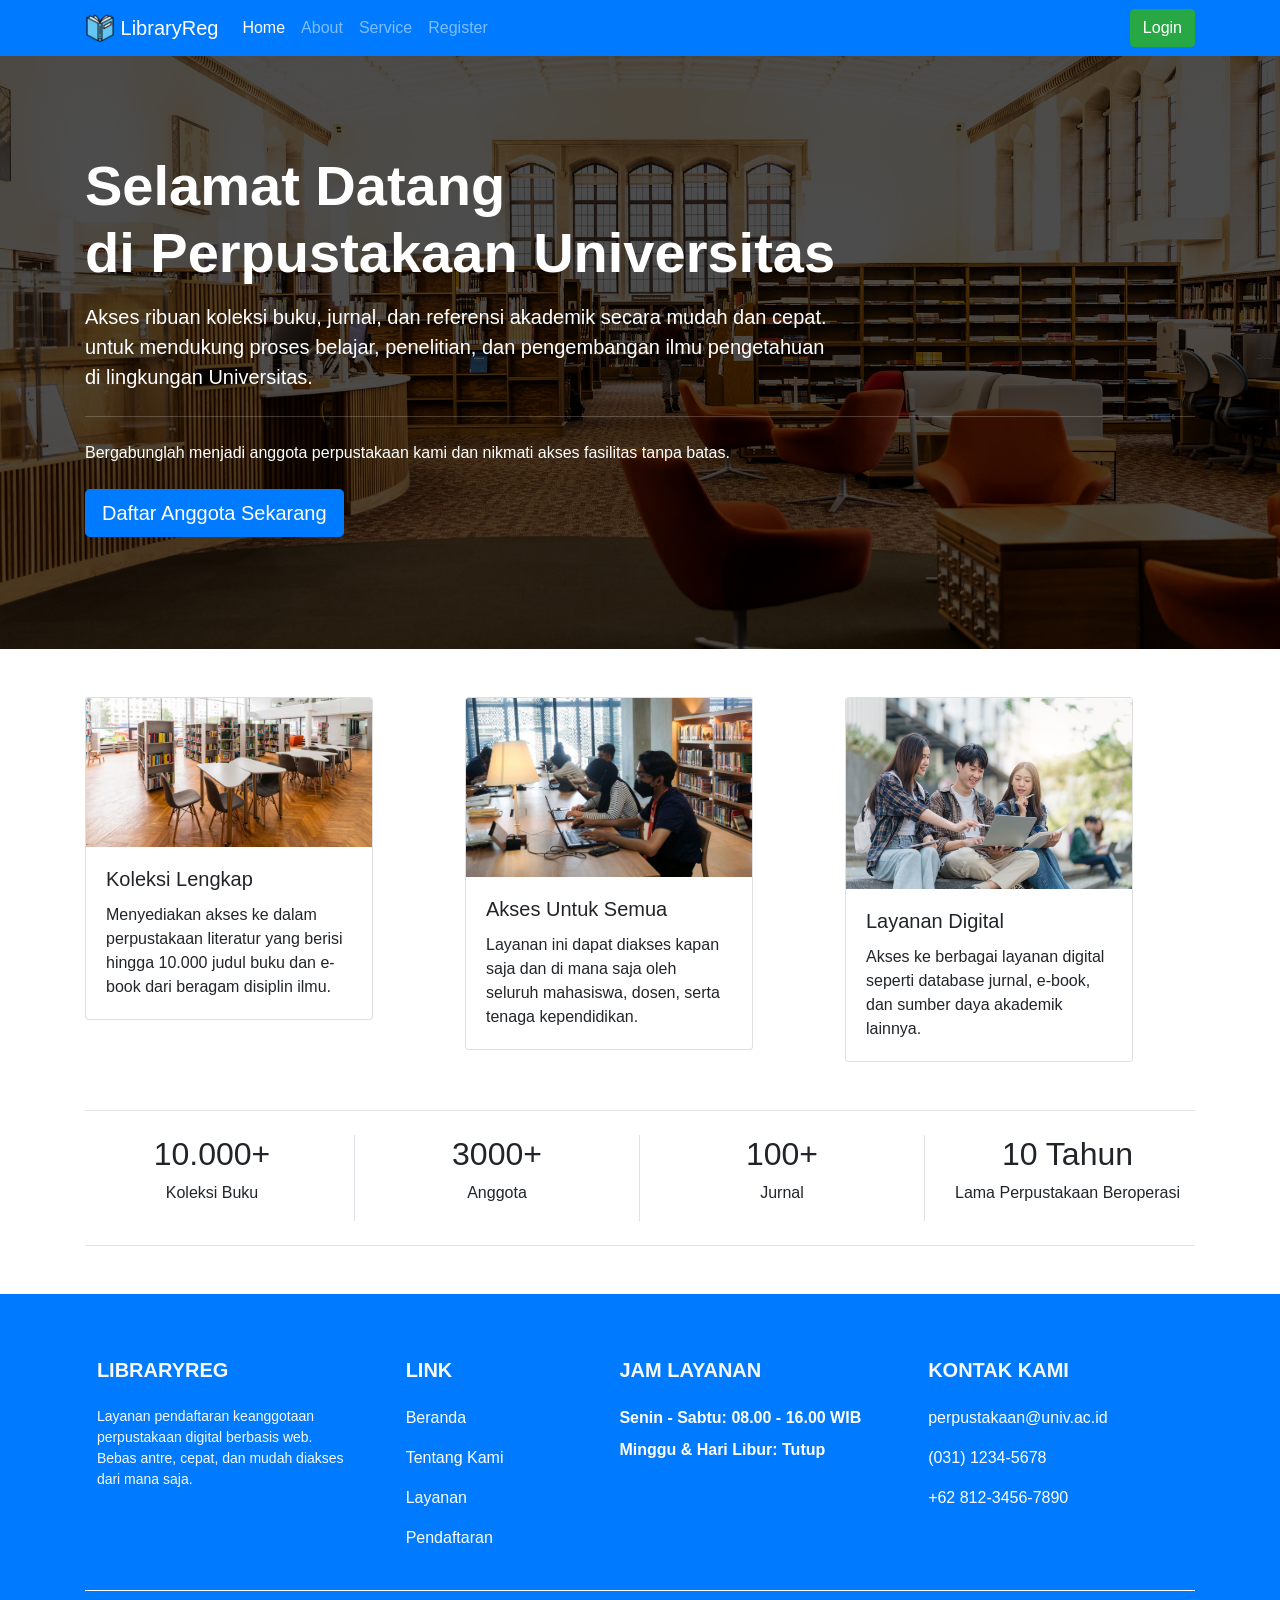
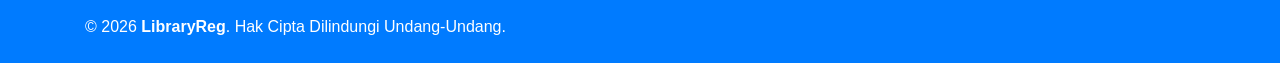
<file: ETS/index.html>
<!doctype html>
<html lang="en">
  <head>
    <meta charset="utf-8">
    <meta name="viewport" content="width=device-width, initial-scale=1, shrink-to-fit=no">

    <link rel="stylesheet" href="https://cdn.jsdelivr.net/npm/bootstrap@4.0.0/dist/css/bootstrap.min.css" integrity="sha384-Gn5384xqQ1aoWXA+058RXPxPg6fy4IWvTNh0E263XmFcJlSAwiGgFAW/dAiS6JXm" crossorigin="anonymous">

    <title>Home - LibraryReg</title>

    <style>
      .jumbotron-bg {
        background-image: linear-gradient(rgba(0, 0, 0, 0.7), rgba(0, 0, 0, 0.7)), url('img/library-background.jpg');
        background-size: cover;
        background-position: center;
        background-repeat: no-repeat;
        padding-top: 6rem;
        padding-bottom: 6rem;
        margin-bottom: 0;
      }

      .jumbotron-bg hr {
        border-top: 1px solid rgba(255, 255, 255, 0.2);
      }
    </style>
  </head>
  <body>
    <nav class="navbar navbar-expand-lg navbar-dark bg-primary">
      <div class="container">
        <a class="navbar-brand" href="#">
          <img src="img/logo.png" width="30" height="30" class="d-inline-block align-top" alt="">
          LibraryReg
        </a>
        <button class="navbar-toggler" type="button" data-toggle="collapse" data-target="#navbarSupportedContent" aria-controls="navbarSupportedContent" aria-expanded="false" aria-label="Toggle navigation">
          <span class="navbar-toggler-icon"></span>
        </button>

        <div class="collapse navbar-collapse" id="navbarSupportedContent">
          <ul class="navbar-nav mr-auto">
            <li class="nav-item active">
              <a class="nav-link" href="#">Home</a>
            </li>
            <li class="nav-item">
              <a class="nav-link" href="#">About</a>
            </li>
            <li class="nav-item">
              <a class="nav-link" href="#">Service</a>
            </li>
            <li class="nav-item">
              <a class="nav-link" href="register.html">Register</a>
            </li>
          </ul>
          <form class="form-inline my-2 my-lg-0">
            <a href="login.html" class="btn btn-success">Login</a>
          </form>
        </div>
      </div>
    </nav>

    <div class="jumbotron jumbotron-fluid jumbotron-bg text-white">
      <div class="container">

        <h1 class="display-4 font-weight-bold">Selamat Datang <br>di Perpustakaan Universitas</h1>
        <p class="lead mt-3">
          Akses ribuan koleksi buku, jurnal, dan referensi akademik secara mudah dan cepat. <br>
          untuk mendukung proses belajar, penelitian, dan pengembangan ilmu pengetahuan <br> 
          di lingkungan Universitas.
        </p>

        <hr class="my-4">
        <p>Bergabunglah menjadi anggota perpustakaan kami dan nikmati akses fasilitas tanpa batas.</p>

        <p class="lead mt-4">
          <a class="btn btn-primary btn-lg" href="#" role="button">Daftar Anggota Sekarang</a>
        </p>

      </div>
    </div>

    <div class="container mt-5">
      <div class="row">

        <div class="col-md-4">
          <div class="card" style="width: 18rem;">
            <img class="card-img-top" src="img/fasilitas-perpustakaan.webp" alt="Card image cap">
            <div class="card-body">
              <h5 class="card-title">Koleksi Lengkap</h5>
              <p class="card-text">Menyediakan akses ke dalam perpustakaan literatur yang berisi hingga 10.000 judul buku dan e-book dari beragam disiplin ilmu.</p>
            </div>
          </div>
        </div>

        <div class="col-md-4">
          <div class="card" style="width: 18rem;">
            <img class="card-img-top" src="img/akses.jpg" alt="Card image cap">
            <div class="card-body">
              <h5 class="card-title">Akses Untuk Semua</h5>
              <p class="card-text">Layanan ini dapat diakses kapan saja dan di mana saja oleh seluruh mahasiswa, dosen, serta tenaga kependidikan.</p>
            </div>
          </div>
        </div>

        <div class="col-md-4">
          <div class="card" style="width: 18rem;">
            <img class="card-img-top" src="img/layanan-digital.jpg" alt="Card image cap">
            <div class="card-body">
              <h5 class="card-title">Layanan Digital</h5>
              <p class="card-text">Akses ke berbagai layanan digital seperti database jurnal, e-book, dan sumber daya akademik lainnya.</p>
            </div>
          </div>
        </div>
      </div>
    </div>

    <div class="container mt-5">
      <hr class="my-4">
      <div class="row">
        <div class="col-md-3 text-center border-right">
          <h2>10.000+</h2>
          <p>Koleksi Buku</p>
        </div>
        <div class="col-md-3 text-center border-right">
          <h2>3000+</h2>
          <p>Anggota</p>
        </div>
        <div class="col-md-3 text-center border-right">
          <h2>100+</h2>
          <p>Jurnal</p>
        </div>
        <div class="col-md-3 text-center">
          <h2>10 Tahun</h2>
          <p>Lama Perpustakaan Beroperasi</p>
        </div>
      </div>
      <hr class="my-4">
    </div>

    <footer class="bg-primary text-white pt-5 pb-4 mt-5">
      <div class="container text-center text-md-left">
        <div class="row text-center text-md-left">

          <div class="col-md-3 col-lg-3 col-xl-3 mx-auto mt-3">
            <h5 class="text-uppercase mb-4 font-weight-bold text-light">
              LibraryReg
            </h5>
            <p class="text-light" style="font-size: 14px;">
              Layanan pendaftaran keanggotaan perpustakaan digital berbasis web. Bebas antre, cepat, dan mudah diakses dari mana saja.
            </p>
          </div>

          <div class="col-md-2 col-lg-2 col-xl-2 mx-auto mt-3">
            <h5 class="text-uppercase mb-4 font-weight-bold text-light">Link</h5>
            <p><a href="#" class="text-white text-decoration-none">Beranda</a></p>
            <p><a href="#" class="text-white text-decoration-none">Tentang Kami</a></p>
            <p><a href="#" class="text-white text-decoration-none">Layanan</a></p>
            <p><a href="#" class="text-white text-decoration-none">Pendaftaran</a></p>
          </div>

          <div class="col-md-3 col-lg-3 col-xl-3 mx-auto mt-3">
            <h5 class="text-uppercase mb-4 font-weight-bold text-light">Jam Layanan</h5>
            <p class="mb-2"><strong>Senin - Sabtu: 08.00 - 16.00 WIB</strong></p>
            <p class="mb-0"><strong>Minggu & Hari Libur: Tutup</strong></p>
          </div>

          <div class="col-md-4 col-lg-3 col-xl-3 mx-auto mt-3">
            <h5 class="text-uppercase mb-4 font-weight-bold text-light">Kontak Kami</h5>
            <p>perpustakaan@univ.ac.id</p>
            <p>(031) 1234-5678</p>
            <p>+62 812-3456-7890</p>
          </div>

        </div>

        <hr class="my-4 border-white">

        <div class="row align-items-center">
          <div class="col-md-7 col-lg-8">
            <p class="text-center text-md-left mb-0 text-white-50">
              © 2026 <strong>LibraryReg</strong>. Hak Cipta Dilindungi Undang-Undang.
            </p>
          </div>

        </div>

      </div>
    </footer>
  </body>
</html>
</file>
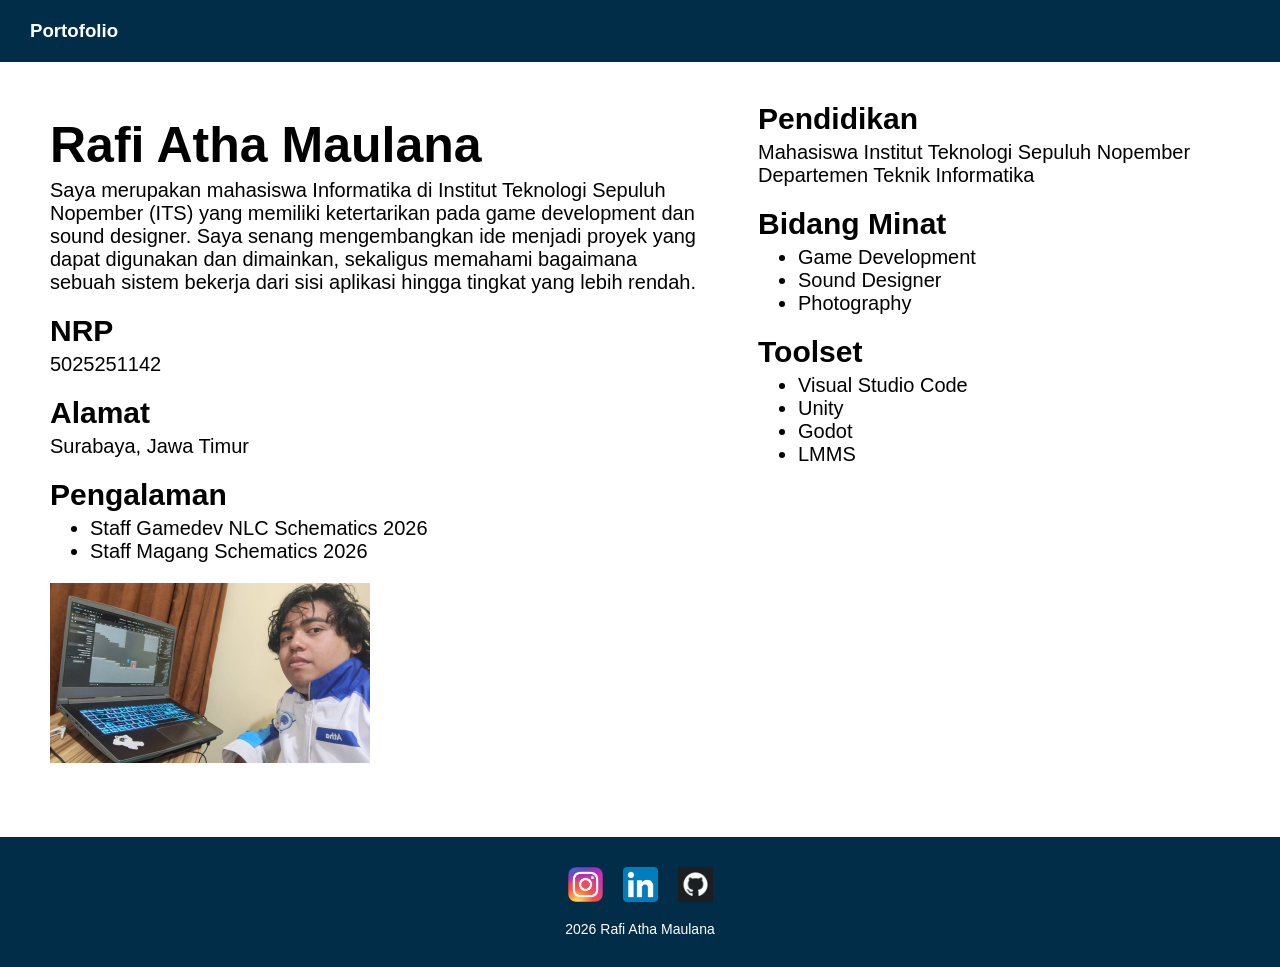
<file: Tugas-1/index.html>
<!DOCTYPE html>
<html>
<head>
	<meta charset="UTF-8">
	<meta Rafi Atha Maulana</title>
	<link rel="stylesheet" href="style.css">
</head>
<body>

    </style>

    <nav class="navbar">
		<div class="container">
 
			<a class="logo">Portofolio</a>
		
 
		</div>
	</nav>

    <div class="about-container">

    <div class="about">
        <h1 class="title">Rafi Atha Maulana</h1>

        <p class="normaltext">
            Saya merupakan mahasiswa Informatika di Institut Teknologi Sepuluh Nopember (ITS) 
            yang memiliki ketertarikan pada game development dan sound designer. Saya senang 
            mengembangkan ide menjadi proyek yang dapat digunakan dan dimainkan, sekaligus 
            memahami bagaimana sebuah sistem bekerja dari sisi aplikasi hingga tingkat yang 
            lebih rendah.
        </p>

        <h1 class="desc">NRP</h1>

        <p class="normaltext">
            5025251142
        </p>

        <h1 class="desc">Alamat</h1>

        <p class="normaltext">
            Surabaya, Jawa Timur
        </p>

        <h1 class="desc">Pengalaman</h1>

        <ul class="normaltext">
            <li>Staff Gamedev NLC Schematics 2026</li>
            <li>Staff Magang Schematics 2026</li>
        </ul>
        <img class ="about-image" src="skematik.jpeg" alt="schematics"></img>
        
    </div>

    <div class="right-content">

        <h1 class="desc">Pendidikan</h1>

        <p class="normaltext">
            Mahasiswa Institut Teknologi Sepuluh Nopember<br>
            Departemen Teknik Informatika
        </p>

        <h1 class="desc">Bidang Minat</h1>

        <ul class="normaltext">
            <li>Game Development</li>
            <li>Sound Designer</li>
            <li>Photography</li>
        </ul>

        <h1 class="desc">Toolset</h1>

        <ul class="normaltext">
            <li>Visual Studio Code</li>
            <li>Unity</li>
            <li>Godot</li>
            <li>LMMS</li>
        </ul>

    </div>

</div>

<footer class="footer">

    <div class="social-media">

        <a href="https://www.instagram.com/USERNAME/" target="_blank">
            <img src="instagram.webp" alt="Instagram">
        </a>

        <a href="https://www.linkedin.com/in/rafi-atha-maulana-52144a378/" target="_blank">
            <img src="linkedin.webp" alt="LinkedIn">
        </a>

        <a href="https://github.com/rafiagha24" target="_blank">
            <img src="github.png" alt="GitHub">
        </a>

    </div>

    <p>2026 Rafi Atha Maulana</p>

</footer>

</body>
</html>
</file>
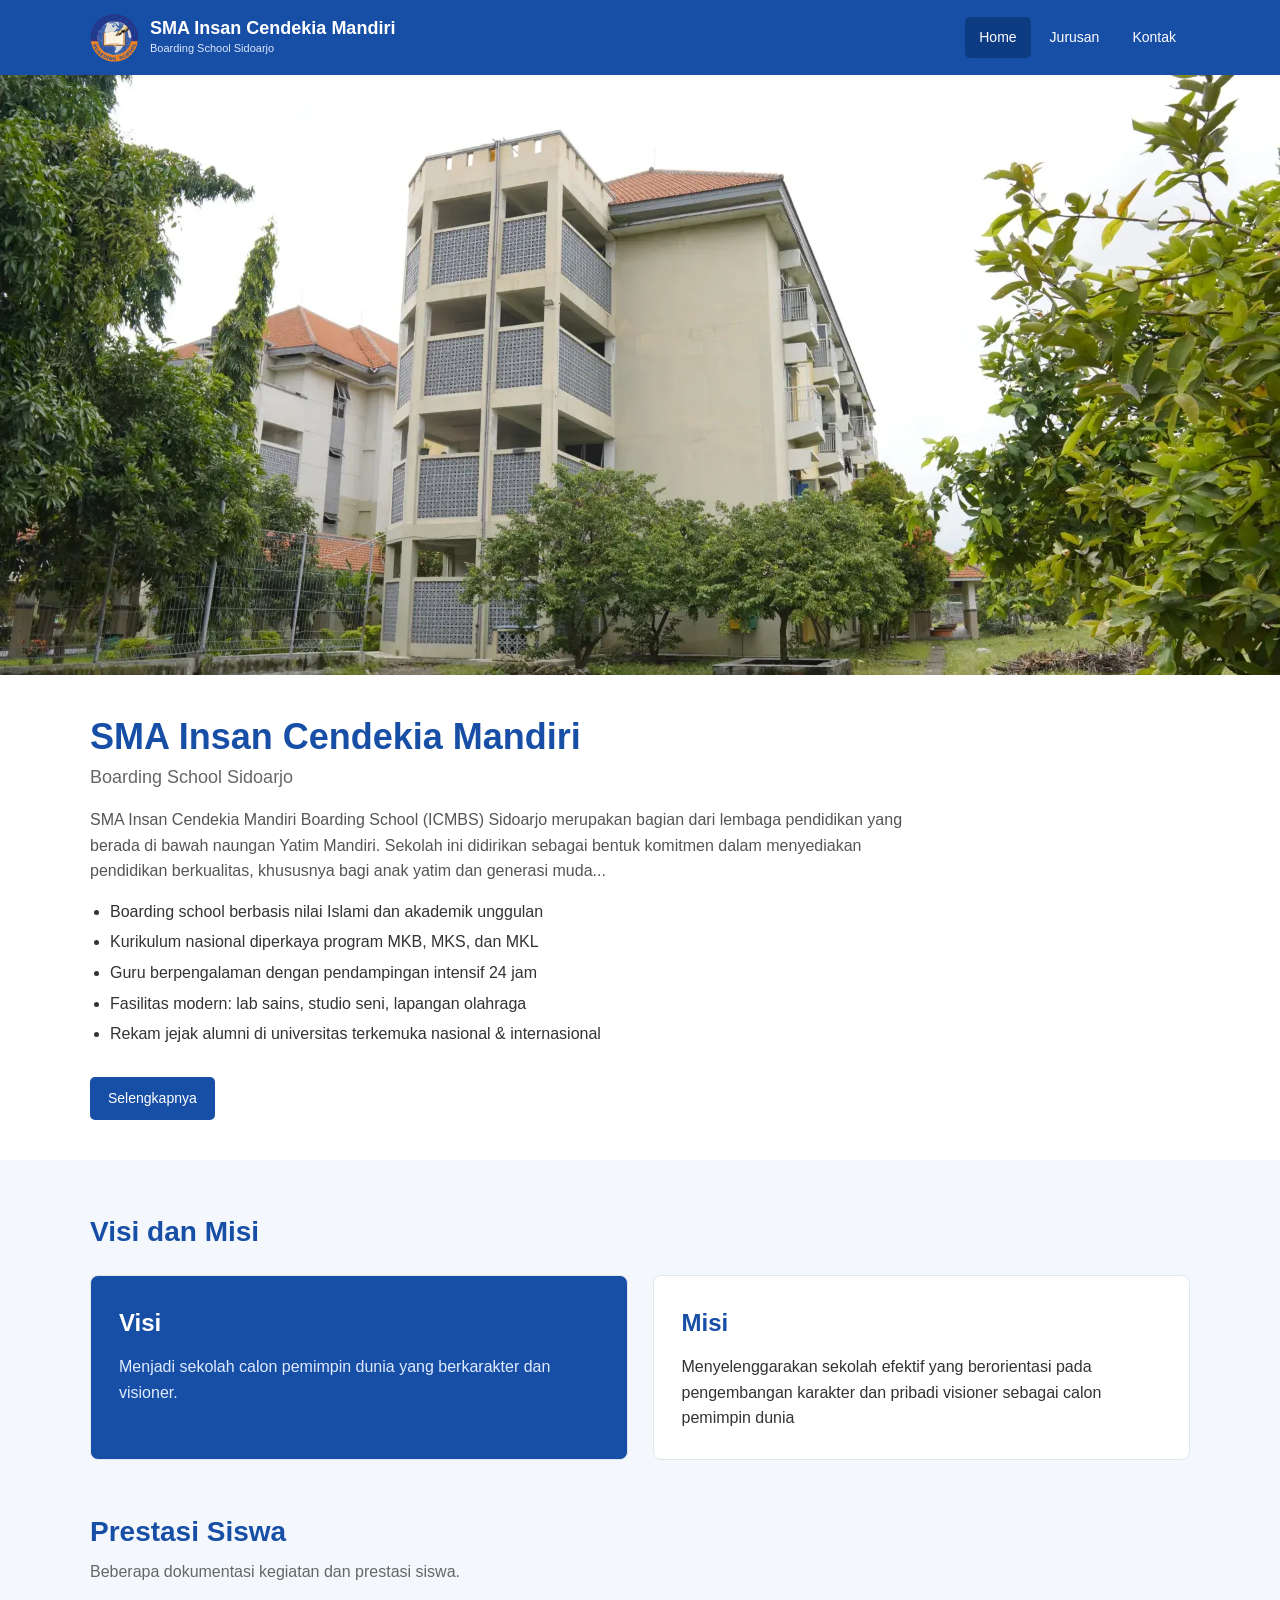
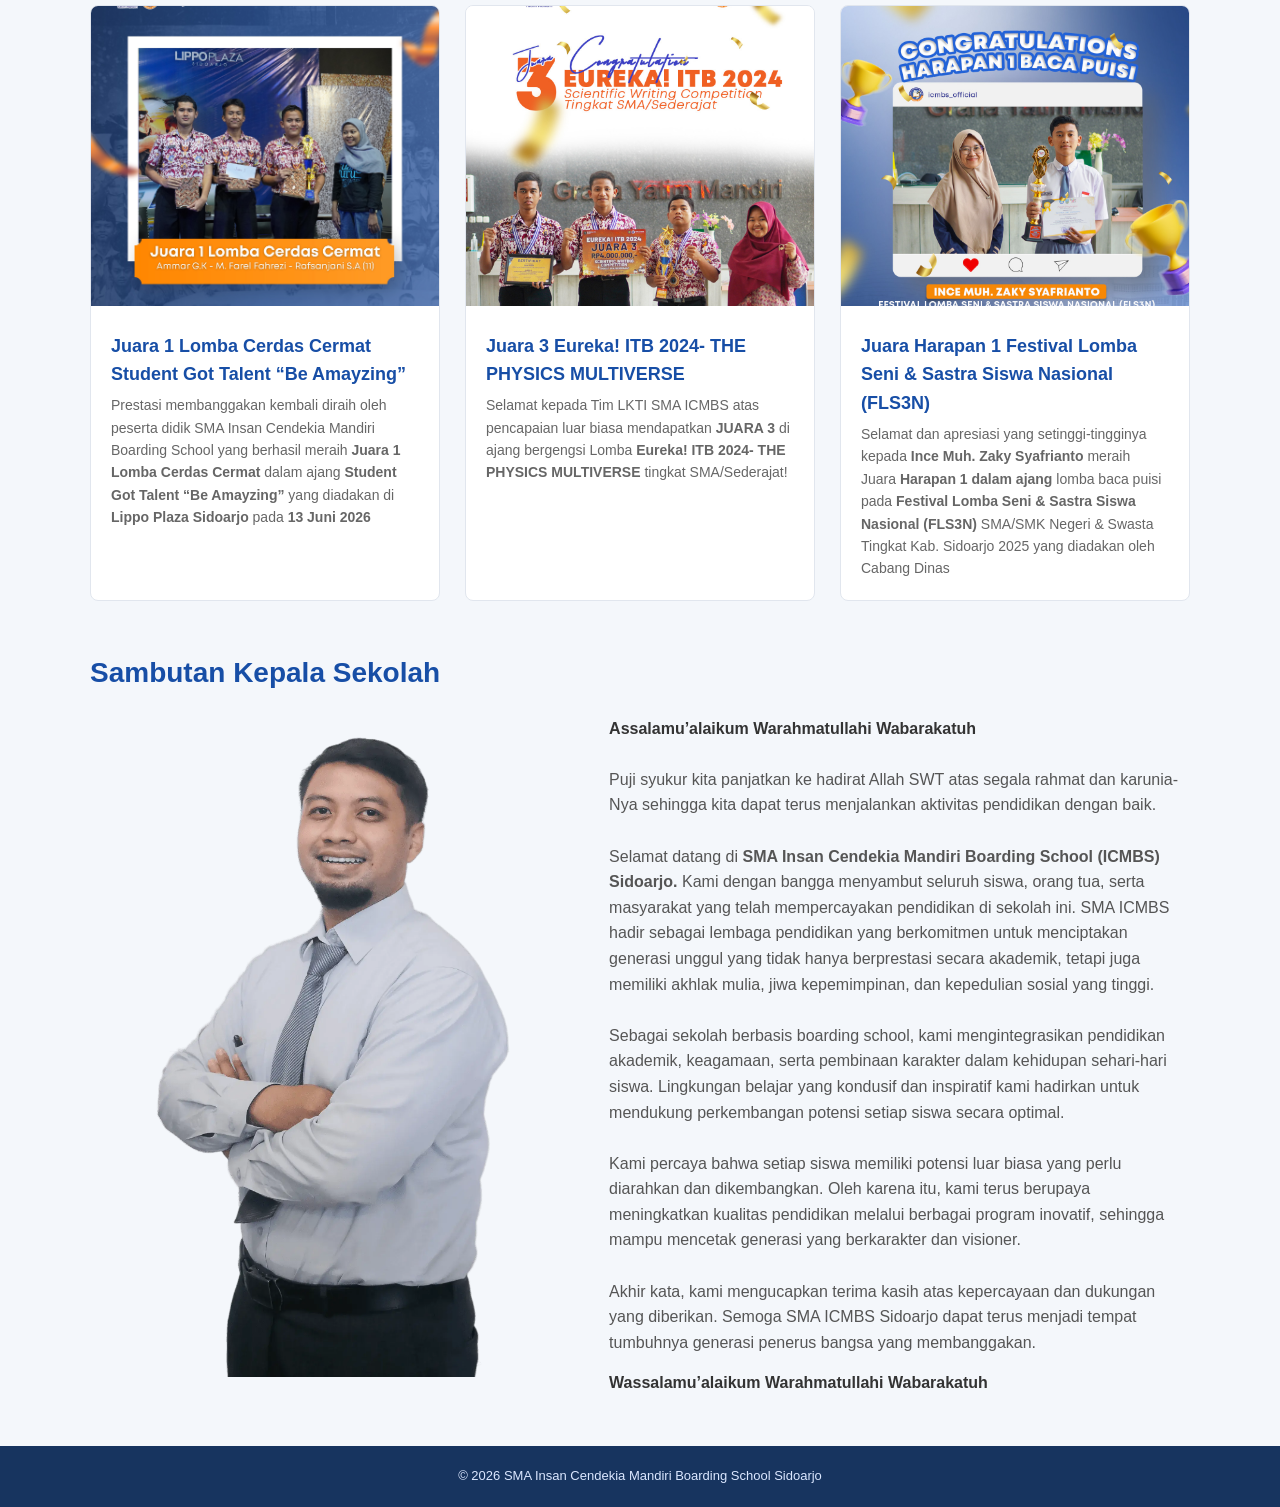
<file: Tugas-2/index.html>
<!DOCTYPE html>
<html lang="id">
<head>
    <meta charset="UTF-8">
    <meta name="viewport" content="width=device-width, initial-scale=1.0">
    <title>SMA Insan Cendekia Mandiri</title>
    <link rel="stylesheet" href="style.css">
</head>

<body>

    <header>
        <div class="header-container">

            <a href="index.html" class="logo">
                <img src="assets/logo.png" alt="Logo Sekolah">

                <div>
                    <h1>SMA Insan Cendekia Mandiri</h1>
                    <span>Boarding School Sidoarjo</span>
                </div>
            </a>

            <nav>
                <a href="index.html" class="active">Home</a>
                <a href="jurusan.html">Jurusan</a>
                <a href="kontak.html">Kontak</a>
            </nav>

        </div>
    </header>

    <main>

        <section class="hero-school">

            <img src="assets/sekolah.webp" alt="SMA Insan Cendekia Mandiri">

            <div class="hero-text">


                <h2>
                    SMA Insan Cendekia Mandiri
                </h2>

                <ul>
                    

                    <p>
                        Boarding School Sidoarjo
                    </p>

                    <p class="hero-description">
                        SMA Insan Cendekia Mandiri Boarding School (ICMBS) Sidoarjo merupakan bagian dari lembaga pendidikan yang berada di bawah naungan Yatim Mandiri. Sekolah ini didirikan sebagai bentuk komitmen dalam menyediakan pendidikan berkualitas, khususnya bagi anak yatim dan generasi muda...
                    </p>

                    <li>Boarding school berbasis nilai Islami dan akademik unggulan</li>
                    <li>Kurikulum nasional diperkaya program MKB, MKS, dan MKL</li>
                    <li>Guru berpengalaman dengan pendampingan intensif 24 jam</li>
                    <li>Fasilitas modern: lab sains, studio seni, lapangan olahraga</li>
                    <li>Rekam jejak alumni di universitas terkemuka nasional & internasional</li>

                    <br>
                </ul>

                <a href="#profil" class="button">
                    Selengkapnya
                </a>

            </div>

        </section>


        <section class="content" id="profil">

            <div class="section-title">
                <h2>Visi dan Misi</h2>
            </div>

            <div class="vision-mission">

                <div class="vision">

                    <h2>Visi</h2>

                    <p>
                        Menjadi sekolah calon pemimpin dunia
                        yang berkarakter dan visioner.
                    </p>

                </div>

                <div class="mission">

                    <h2>Misi</h2>

                    <p>
                        Menyelenggarakan sekolah efektif yang
                        berorientasi pada pengembangan karakter
                        dan pribadi visioner sebagai calon pemimpin dunia
                    </p>

                </div>

            </div>

        </section>


        <section class="content">

            <div class="section-title">

                <h2>Prestasi Siswa</h2>

                <p>
                    Beberapa dokumentasi kegiatan dan prestasi siswa.
                </p>

            </div>

            <div class="achievement-list">

                <div class="achievement">

                    <img
                        src="assets/prestasi1.jpg"
                        alt="Prestasi siswa"
                    >

                    <h3>
                        Juara 1 Lomba Cerdas Cermat Student Got Talent
                        “Be Amayzing”
                    </h3>

                    <p>
                        Prestasi membanggakan kembali diraih oleh peserta
                        didik SMA Insan Cendekia Mandiri Boarding School
                        yang berhasil meraih <strong>Juara 1 Lomba Cerdas Cermat</strong>
                        dalam ajang <strong>Student Got Talent “Be Amayzing”</strong>
                        yang diadakan di <strong>Lippo Plaza Sidoarjo</strong>
                        pada <strong>13 Juni 2026</strong>
                    </p>

                </div>


                <div class="achievement">

                    <img
                        src="assets/prestasi2.jpg"
                        alt="Kegiatan siswa"
                    >

                    <h3>
                        Juara 3 Eureka! ITB 2024-
                        THE PHYSICS MULTIVERSE
                    </h3>

                    <p>
                        Selamat kepada Tim LKTI SMA ICMBS atas pencapaian
                        luar biasa mendapatkan <strong>JUARA 3</strong>
                        di ajang bergengsi Lomba
                        <strong>Eureka! ITB 2024- THE PHYSICS MULTIVERSE</strong>
                        tingkat SMA/Sederajat!
                    </p>

                </div>


                <div class="achievement">

                    <img
                        src="assets/prestasi3.jpg"
                        alt="Kegiatan siswa"
                    >

                    <h3>
                        Juara Harapan 1 Festival Lomba Seni & Sastra
                        Siswa Nasional (FLS3N)
                    </h3>

                    <p>
                        Selamat dan apresiasi yang setinggi-tingginya kepada
                        <strong>Ince Muh. Zaky Syafrianto</strong> meraih Juara
                        <strong>Harapan 1 dalam ajang</strong> lomba baca puisi
                        pada <strong>Festival Lomba Seni & Sastra Siswa Nasional
                        (FLS3N)</strong> SMA/SMK Negeri & Swasta Tingkat
                        Kab. Sidoarjo 2025 yang diadakan oleh Cabang Dinas
                    </p>

                </div>

            </div>

        </section>


        <section class="content">

            <div class="section-title">
                <h2>Sambutan Kepala Sekolah</h2>
            </div>

            <div class="welcome">

                <div class="welcome-image">

                    <img
                        src="assets/kepalasekolah.webp"
                        alt="Lingkungan sekolah"
                    >

                </div>

                <div class="welcome-text">

                    <strong>
                        Assalamu’alaikum Warahmatullahi Wabarakatuh
                    </strong>

                    <p>
                        <br>
                        Puji syukur kita panjatkan ke hadirat Allah SWT
                        atas segala rahmat dan karunia-Nya sehingga kita dapat
                        terus menjalankan aktivitas pendidikan dengan baik.
                        <br><br>

                        Selamat datang di
                        <strong>
                            SMA Insan Cendekia Mandiri Boarding School
                            (ICMBS) Sidoarjo.
                        </strong>

                        Kami dengan bangga menyambut seluruh siswa, orang tua,
                        serta masyarakat yang telah mempercayakan pendidikan
                        di sekolah ini. SMA ICMBS hadir sebagai lembaga
                        pendidikan yang berkomitmen untuk menciptakan generasi
                        unggul yang tidak hanya berprestasi secara akademik,
                        tetapi juga memiliki akhlak mulia, jiwa kepemimpinan,
                        dan kepedulian sosial yang tinggi.
                        <br><br>

                        Sebagai sekolah berbasis boarding school, kami
                        mengintegrasikan pendidikan akademik, keagamaan,
                        serta pembinaan karakter dalam kehidupan sehari-hari
                        siswa. Lingkungan belajar yang kondusif dan inspiratif
                        kami hadirkan untuk mendukung perkembangan potensi
                        setiap siswa secara optimal.
                        <br><br>

                        Kami percaya bahwa setiap siswa memiliki potensi
                        luar biasa yang perlu diarahkan dan dikembangkan.
                        Oleh karena itu, kami terus berupaya meningkatkan
                        kualitas pendidikan melalui berbagai program inovatif,
                        sehingga mampu mencetak generasi yang berkarakter
                        dan visioner.
                        <br><br>

                        Akhir kata, kami mengucapkan terima kasih atas
                        kepercayaan dan dukungan yang diberikan.
                        Semoga SMA ICMBS Sidoarjo dapat terus menjadi tempat
                        tumbuhnya generasi penerus bangsa yang membanggakan.
                        <br>

                    </p>

                    <strong>
                        Wassalamu’alaikum Warahmatullahi Wabarakatuh
                    </strong>

                </div>

            </div>

        </section>

    </main>

    <footer>

        <p>
            &copy; 2026 SMA Insan Cendekia Mandiri Boarding School Sidoarjo
        </p>

    </footer>

</body>
</html>
</file>
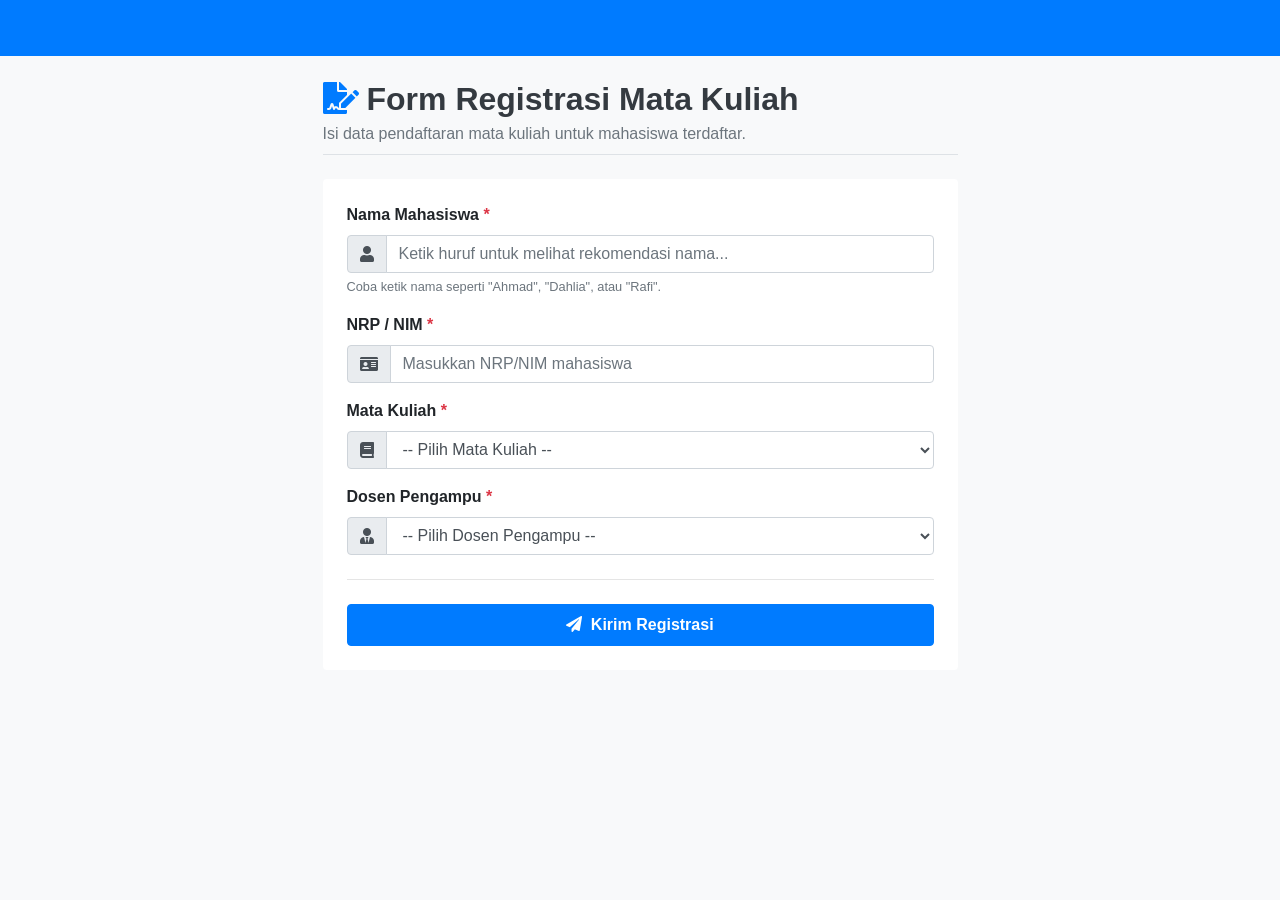
<file: Tugas-5/index.html>
<!doctype html>
<html lang="id">
  <head>
    <meta charset="utf-8">
    <meta name="viewport" content="width=device-width, initial-scale=1, shrink-to-fit=no">
    <title>Registrasi Mata Kuliah</title>

    <!-- Bootstrap 4 CSS & Font Awesome -->
    <link rel="stylesheet" href="https://cdn.jsdelivr.net/npm/bootstrap@4.0.0/dist/css/bootstrap.min.css" integrity="sha384-Gn5384xqQ1aoWXA+058RXPxPg6fy4IWvTNh0E263XmFcJlSAwiGgFAW/dAiS6JXm" crossorigin="anonymous">
    <link rel="stylesheet" href="https://cdnjs.cloudflare.com/ajax/libs/font-awesome/5.15.4/css/all.min.css">

    <style>
      body {
        min-height: 100vh;
        display: flex;
        flex-direction: column;
      }

      .content-wrapper {
        flex: 1;
      }

      /* Styling Dropdown Autocomplete */
      .autocomplete-wrapper {
        position: relative;
      }

      .autocomplete-suggestions {
        position: absolute;
        top: 100%;
        left: 0;
        right: 0;
        z-index: 1000;
        background: #ffffff;
        border: 1px solid #ced4da;
        border-top: none;
        border-radius: 0 0 0.25rem 0.25rem;
        max-height: 200px;
        overflow-y: auto;
        box-shadow: 0 4px 6px rgba(0, 0, 0, 0.1);
        display: none;
      }

      .autocomplete-item {
        padding: 0.5rem 0.75rem;
        cursor: pointer;
        display: flex;
        justify-content: space-between;
        align-items: center;
      }

      .autocomplete-item:hover {
        background-color: #f8f9fa;
        color: #007bff;
      }

      .autocomplete-item mark {
        background-color: #ffe8a1;
        padding: 0;
      }
    </style>
  </head>
  <body class="bg-light">

    <!-- NAVBAR POLOS (KOTAK BIRU) -->
    <nav class="bg-primary shadow-sm" style="height: 56px;"></nav>

    <!-- KONTEN UTAMA -->
    <div class="content-wrapper my-4">
      <div class="container">
        
        <div class="row justify-content-center">
          <div class="col-md-8 col-lg-7">

            <!-- HEADER HALAMAN -->
            <div class="d-flex justify-content-between align-items-center mb-4 pb-2 border-bottom">
              <div>
                <h2 class="font-weight-bold text-dark mb-1">
                  <i class="fas fa-file-signature text-primary mr-2"></i>Form Registrasi Mata Kuliah
                </h2>
                <p class="text-muted mb-0">Isi data pendaftaran mata kuliah untuk mahasiswa terdaftar.</p>
              </div>
            </div>

            <!-- CONTAINER NOTIFIKASI -->
            <div id="alertContainer"></div>

            <!-- CARD FORM REGISTRASI -->
            <div class="card shadow-sm border-0">
              <div class="card-body p-4">

                <form id="registrationForm" autocomplete="off" novalidate>
                  
                  <!-- 1. Nama Mahasiswa (Dengan Autocomplete) -->
                  <div class="form-group autocomplete-wrapper">
                    <label for="namaMahasiswa" class="font-weight-bold">
                      Nama Mahasiswa <span class="text-danger">*</span>
                    </label>
                    <div class="input-group">
                      <div class="input-group-prepend">
                        <span class="input-group-text"><i class="fas fa-user"></i></span>
                      </div>
                      <input type="text" class="form-control" id="namaMahasiswa" placeholder="Ketik huruf untuk melihat rekomendasi nama..." required>
                    </div>
                    <!-- Dropdown List Rekomendasi -->
                    <div id="suggestionsList" class="autocomplete-suggestions"></div>
                    <small class="form-text text-muted">Coba ketik nama seperti "Ahmad", "Dahlia", atau "Rafi".</small>
                  </div>

                  <!-- 2. NIM -->
                  <div class="form-group">
                    <label for="nim" class="font-weight-bold">
                      NRP / NIM <span class="text-danger">*</span>
                    </label>
                    <div class="input-group">
                      <div class="input-group-prepend">
                        <span class="input-group-text"><i class="fas fa-id-card"></i></span>
                      </div>
                      <input type="text" class="form-control" id="nim" placeholder="Masukkan NRP/NIM mahasiswa" required>
                    </div>
                  </div>

                  <!-- 3. Mata Kuliah -->
                  <div class="form-group">
                    <label for="mataKuliah" class="font-weight-bold">
                      Mata Kuliah <span class="text-danger">*</span>
                    </label>
                    <div class="input-group">
                      <div class="input-group-prepend">
                        <span class="input-group-text"><i class="fas fa-book"></i></span>
                      </div>
                      <select class="form-control" id="mataKuliah" required>
                        <option value="" disabled selected>-- Pilih Mata Kuliah --</option>
                        <option value="Pemrograman Berorientasi Objek">Pemrograman Berorientasi Objek</option>
                        <option value="Algoritma & Struktur Data">Algoritma & Struktur Data</option>
                        <option value="Pengembangan Game 2D">Pengembangan Game 2D</option>
                        <option value="Jaringan Komputer">Jaringan Komputer</option>
                        <option value="Kecerdasan Buatan">Kecerdasan Buatan</option>
                      </select>
                    </div>
                  </div>

                  <!-- 4. Dosen Pengampu -->
                  <div class="form-group">
                    <label for="dosen" class="font-weight-bold">
                      Dosen Pengampu <span class="text-danger">*</span>
                    </label>
                    <div class="input-group">
                      <div class="input-group-prepend">
                        <span class="input-group-text"><i class="fas fa-user-tie"></i></span>
                      </div>
                      <select class="form-control" id="dosen" required>
                        <option value="" disabled selected>-- Pilih Dosen Pengampu --</option>
                        <option value="Dr. Ir. Bambang Hermanto, M.T.">Dr. Ir. Bambang Hermanto, M.T.</option>
                        <option value="Siti Aminah, M.Kom.">Siti Aminah, M.Kom.</option>
                        <option value="Prof. Hendra Wijaya, Ph.D.">Prof. Hendra Wijaya, Ph.D.</option>
                        <option value="Dr. Eng. Rina Lestari, S.T., M.Eng.">Dr. Eng. Rina Lestari, S.T., M.Eng.</option>
                      </select>
                    </div>
                  </div>

                  <hr class="my-4">

                  <!-- Tombol Submit -->
                  <button type="submit" class="btn btn-primary btn-block font-weight-bold py-2">
                    <i class="fas fa-paper-plane mr-1"></i> Kirim Registrasi
                  </button>

                </form>

              </div>
            </div>

          </div>
        </div>

      </div>
    </div>

    <!-- SCRIPTS -->
    <script src="https://code.jquery.com/jquery-3.2.1.slim.min.js" crossorigin="anonymous"></script>
    <script src="https://cdn.jsdelivr.net/npm/popper.js@1.12.9/dist/umd/popper.min.js" crossorigin="anonymous"></script>
    <script src="https://cdn.jsdelivr.net/npm/bootstrap@4.0.0/dist/js/bootstrap.min.js" crossorigin="anonymous"></script>

    <script>
      document.addEventListener('DOMContentLoaded', function () {

        // Data referensi mahasiswa untuk autokomplit nama
        const DATA_MAHASISWA = [
          { nama: "Ahmad Hallington", nim: "5025211001" },
          { nama: "Ahmad Subagyo", nim: "5025211002" },
          { nama: "Dahlia Putri", nim: "5025211042" },
          { nama: "Dian Sastro", nim: "5025211015" },
          { nama: "Fikri Ramadhan", nim: "5025211020" },
          { nama: "Gilang Permana", nim: "5025211033" },
          { nama: "Rafi Atha Maulana", nim: "5025211088" },
          { nama: "Rahmat Hidayat", nim: "5025211090" },
          { nama: "Siti Aminah", nim: "5025211050" }
        ];

        const inputNama = document.getElementById('namaMahasiswa');
        const inputNim = document.getElementById('nim');
        const suggestionsList = document.getElementById('suggestionsList');
        const form = document.getElementById('registrationForm');
        const alertContainer = document.getElementById('alertContainer');

        // Autocomplete berdasarkan huruf
        inputNama.addEventListener('input', function () {
          const query = this.value.trim().toLowerCase();
          suggestionsList.innerHTML = '';

          if (query.length === 0) {
            suggestionsList.style.display = 'none';
            return;
          }

          const matches = DATA_MAHASISWA.filter(m => m.nama.toLowerCase().includes(query));

          if (matches.length === 0) {
            suggestionsList.style.display = 'none';
            return;
          }

          matches.forEach(item => {
            const div = document.createElement('div');
            div.className = 'autocomplete-item';

            const regex = new RegExp(`(${query})`, 'gi');
            const highlightedNama = item.nama.replace(regex, '<mark>$1</mark>');

            div.innerHTML = `
              <span>${highlightedNama}</span>
              <small class="text-muted">${item.nim}</small>
            `;

            div.addEventListener('click', function () {
              inputNama.value = item.nama;
              inputNim.value = item.nim;
              suggestionsList.style.display = 'none';
            });

            suggestionsList.appendChild(div);
          });

          suggestionsList.style.display = 'block';
        });

        // Sembunyikan rekomendasi saat klik di luar area
        document.addEventListener('click', function (e) {
          if (!inputNama.contains(e.target) && !suggestionsList.contains(e.target)) {
            suggestionsList.style.display = 'none';
          }
        });

        // Handler Submit Form
        form.addEventListener('submit', function (e) {
          e.preventDefault();

          const nama = inputNama.value.trim();
          const nim = inputNim.value.trim();
          const mataKuliah = document.getElementById('mataKuliah').value;
          const dosen = document.getElementById('dosen').value;

          if (!nama || !nim || !mataKuliah || !dosen) {
            alertContainer.innerHTML = `
              <div class="alert alert-danger alert-dismissible fade show shadow-sm mb-4" role="alert">
                Harap lengkapi semua kolom pendaftaran terlebih dahulu.
                <button type="button" class="close" data-dismiss="alert" aria-label="Close">
                  <span aria-hidden="true">&times;</span>
                </button>
              </div>
            `;
            return;
          }

          alertContainer.innerHTML = `
            <div class="alert alert-success alert-dismissible fade show shadow-sm mb-4" role="alert">
              <strong>Registrasi Berhasil!</strong><br>
              Mahasiswa: <b>${nama}</b> (${nim}) telah terdaftar pada mata kuliah <b>${mataKuliah}</b> dengan dosen pengampu <b>${dosen}</b>.
              <button type="button" class="close" data-dismiss="alert" aria-label="Close">
                <span aria-hidden="true">&times;</span>
              </button>
            </div>
          `;

          form.reset();
          suggestionsList.style.display = 'none';
        });

      });
    </script>
  </body>
</html>
</file>
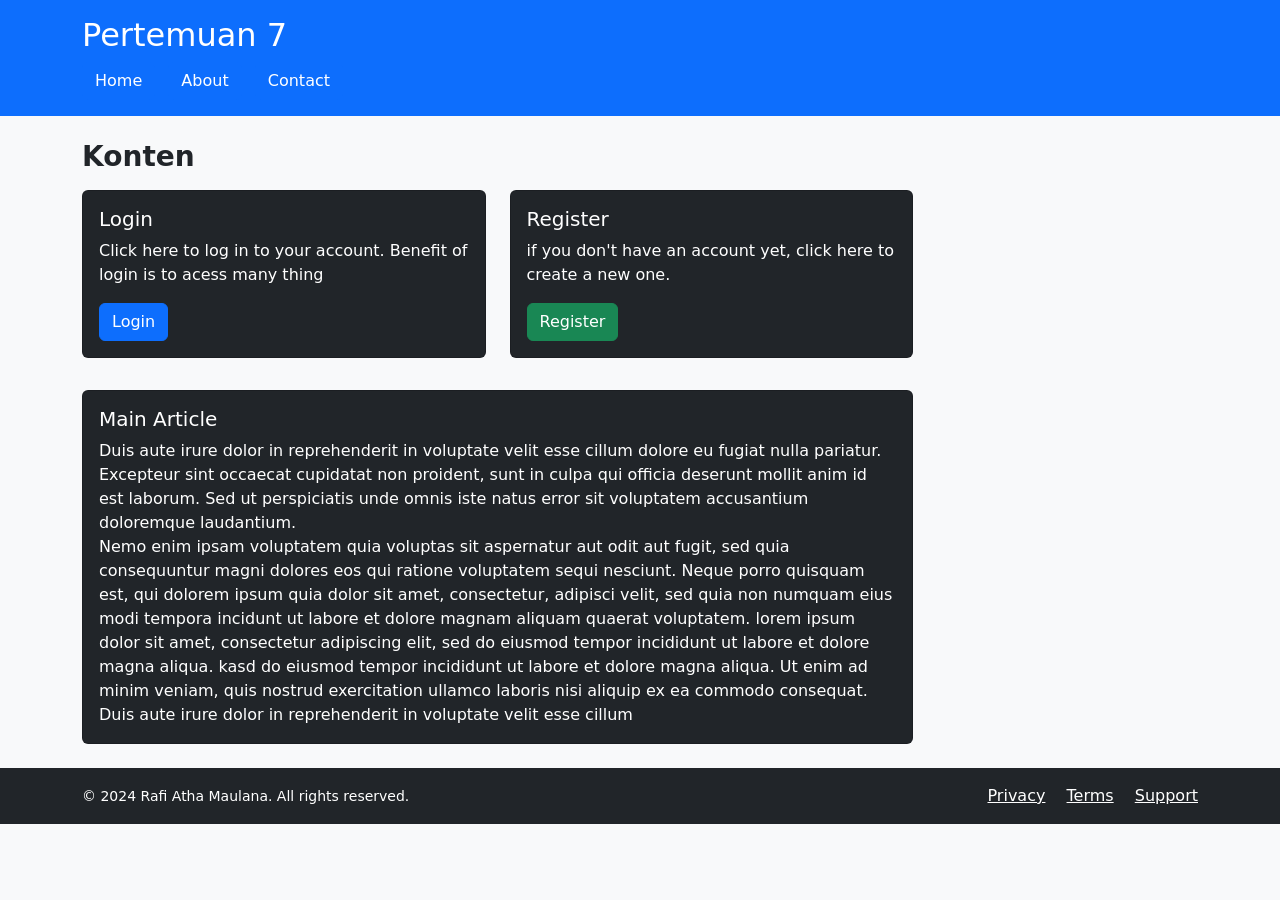
<file: Tugas-6/index.html>
<!DOCTYPE html>
<html lang="en">
<head>
<meta charset="UTF-8">
<meta name="viewport" content="width=device-width, initial-scale=1">
<title>Pertemuan 7</title>
<!-- Bootstrap CSS -->
<link href="https://cdn.jsdelivr.net/npm/bootstrap@5.3.3/dist/css/bootstrap.min.css" rel="stylesheet">
</head>
<body class="bg-light">
 
<!-- Header -->
<header class="bg-primary text-white p-3">
<div class="container">
<h2 class="mb-0">Pertemuan 7</h2>
<nav class="mt-2">
<a href="#" class="btn btn-primary me-2">Home</a>
<a href="#" class="btn btn-primary me-2">About</a>
<a href="#" class="btn btn-primary">Contact</a>
</nav>
</div>
</header>
 
<!-- Main Content -->
<div class="container my-4">
<div class="row">
 
<!-- Konten -->
<main class="col-md-9">
<h3 class="fw-bold mb-3">Konten</h3>
<div class="row">
<div class="col-md-6 mb-3">
<div class="card bg-dark text-white h-100">
<div class="card-body">
<h5 class="card-title">Login</h5>
<p class="card-text">Click here to log in to your account. Benefit of login is to acess many thing</p>
<a href="login.html" class="btn btn-primary">Login</a>
</div>
</div>
</div>
<div class="col-md-6 mb-3">
<div class="card bg-dark text-white h-100">
<div class="card-body">
<h5 class="card-title">Register</h5>
<p class="card-text"> if you don't have an account yet, click here to create a new one. </p>
<a href="register.html" class="btn btn-success">Register</a>
</div>
</div>
</div>
</div>
 
<div class="card bg-dark text-white mt-3">
<div class="card-body">
<h5 class="card-title">Main Article</h5>
<p class="card-text">
Duis aute irure dolor in reprehenderit in voluptate velit esse cillum dolore eu fugiat nulla pariatur.
Excepteur sint occaecat cupidatat non proident, sunt in culpa qui officia deserunt mollit anim id est laborum.
Sed ut perspiciatis unde omnis iste natus error sit voluptatem accusantium doloremque laudantium.<br>
Nemo enim ipsam voluptatem quia voluptas sit aspernatur aut odit aut fugit, sed quia consequuntur magni 
dolores eos qui ratione voluptatem sequi nesciunt. Neque porro quisquam est, qui dolorem ipsum quia 
dolor sit amet, consectetur, adipisci velit, sed quia non numquam eius modi tempora incidunt ut labore 
et dolore magnam aliquam quaerat voluptatem. lorem ipsum dolor sit amet, consectetur adipiscing elit, 
sed do eiusmod tempor incididunt ut labore et dolore magna aliqua. kasd do eiusmod tempor incididunt 
ut labore et dolore magna aliqua. Ut enim ad minim veniam, quis nostrud exercitation ullamco laboris nisi aliquip ex ea commodo consequat. Duis aute irure dolor in reprehenderit in voluptate velit esse cillum
</div>
</main>
</div>
</div>
 
<!-- Footer -->
<footer class="bg-dark text-white py-3">
<div class="container d-flex justify-content-between">
<div>
<small>© 2024 Rafi Atha Maulana. All rights reserved.</small>
</div>
<div>
<a href="#" class="text-white me-3">Privacy</a>
<a href="#" class="text-white me-3">Terms</a>
<a href="#" class="text-white">Support</a>
</div>
</div>
</footer>
 
<!-- Bootstrap JS -->
<script src="https://cdn.jsdelivr.net/npm/bootstrap@5.3.3/dist/js/bootstrap.bundle.min.js"></script>
</body>
</html>
</file>
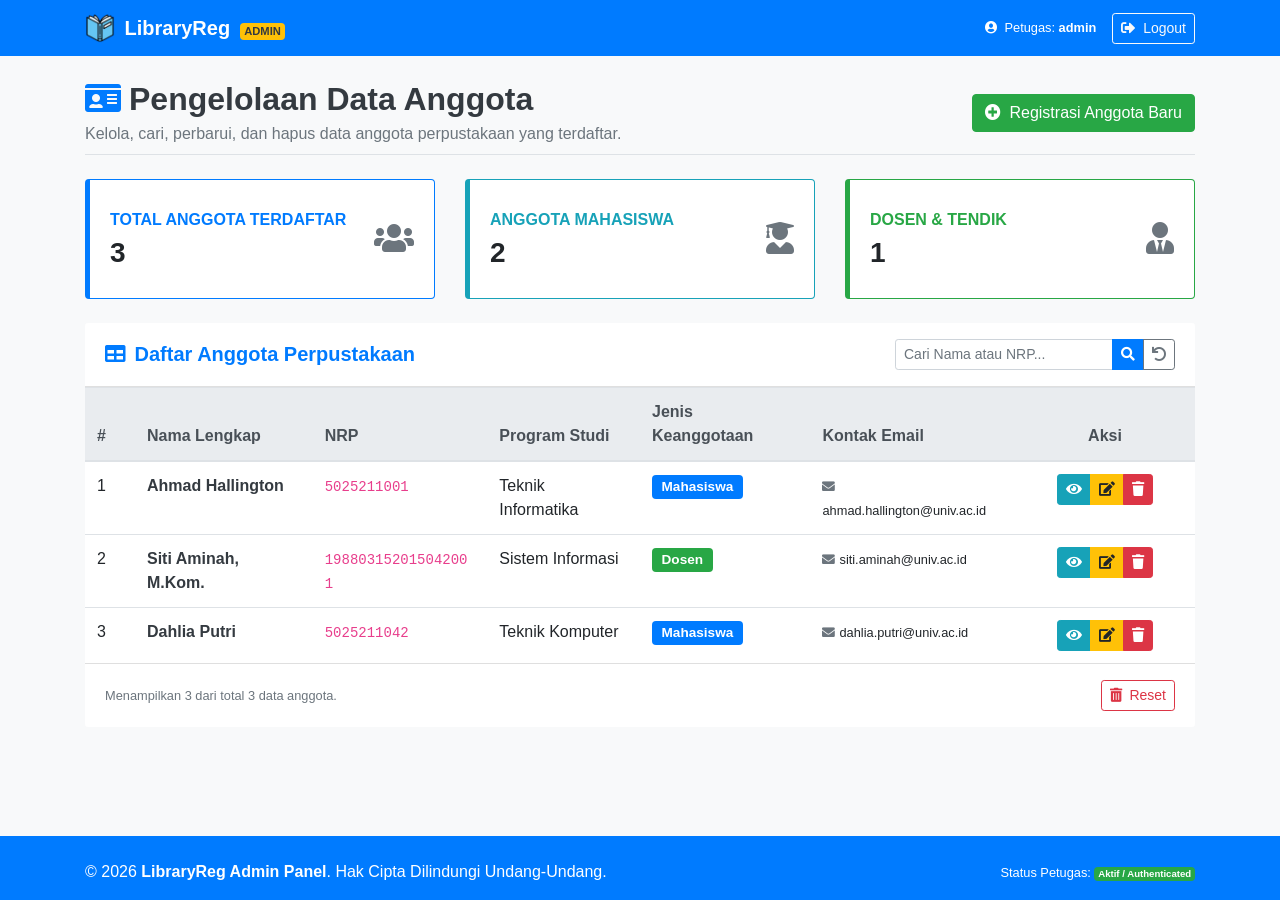
<file: ETS/admin.html>
<!doctype html>
<html lang="en">
  <head>
    <meta charset="utf-8">
    <meta name="viewport" content="width=device-width, initial-scale=1, shrink-to-fit=no">

    <!-- Bootstrap 4 CSS -->
    <link rel="stylesheet" href="https://cdn.jsdelivr.net/npm/bootstrap@4.0.0/dist/css/bootstrap.min.css" integrity="sha384-Gn5384xqQ1aoWXA+058RXPxPg6fy4IWvTNh0E263XmFcJlSAwiGgFAW/dAiS6JXm" crossorigin="anonymous">
    
    <!-- Font Awesome untuk Ikon -->
    <link rel="stylesheet" href="https://cdnjs.cloudflare.com/ajax/libs/font-awesome/5.15.4/css/all.min.css">

    <title>Pengelolaan Anggota - LibraryReg Admin</title>

    <style>
      body {
        min-height: 100vh;
        display: flex;
        flex-direction: column;
      }
      .content-wrapper {
        flex: 1;
      }
      .badge-custom {
        font-size: 0.85rem;
        padding: 0.4em 0.7em;
      }
    </style>
  </head>
  <body class="bg-light">

    <script>e
      if (sessionStorage.getItem('isLoggedIn') !== 'true') {
        alert('Akses ditolak! Anda harus login sebagai petugas terlebih dahulu.');
        window.location.href = 'login.html';
      }
    </script>

    <nav class="navbar navbar-expand-lg navbar-dark bg-primary shadow-sm">
      <div class="container">
        <a class="navbar-brand font-weight-bold" href="admin.html">
          <img src="img/logo.png" width="30" height="30" class="d-inline-block align-top mr-1" alt="Logo" onerror="this.src='https://placehold.co/30x30/ffffff/007bff?text=LR'">
          LibraryReg <span class="badge badge-warning ml-1 text-dark" style="font-size: 0.7rem;">ADMIN</span>
        </a>
        <button class="navbar-toggler" type="button" data-toggle="collapse" data-target="#navbarAdmin" aria-controls="navbarAdmin" aria-expanded="false" aria-label="Toggle navigation">
          <span class="navbar-toggler-icon"></span>
        </button>
          
          <div class="form-inline my-2 my-lg-0 text-white">
            <span class="mr-3 small"><i class="fas fa-user-circle mr-1"></i> Petugas: <strong id="adminUsername">admin</strong></span>
            <button type="button" class="btn btn-outline-light btn-sm" id="btnLogout">
              <i class="fas fa-sign-out-alt mr-1"></i> Logout
            </button>
          </div>
        </div>
      </div>
    </nav>

    <!-- KONTEN UTAMA -->
    <div class="content-wrapper my-4">
      <div class="container">

        <!-- HEADER HALAMAN -->
        <div class="d-flex flex-column flex-md-row justify-content-between align-items-md-center mb-4 pb-2 border-bottom">
          <div>
            <h2 class="font-weight-bold text-dark mb-1"><i class="fas fa-id-card text-primary mr-2"></i>Pengelolaan Data Anggota</h2>
            <p class="text-muted mb-0">Kelola, cari, perbarui, dan hapus data anggota perpustakaan yang terdaftar.</p>
          </div>
          <div class="mt-3 mt-md-0">
            <a href="register.html" class="btn btn-success shadow-sm">
              <i class="fas fa-plus-circle mr-1"></i> Registrasi Anggota Baru
            </a>
          </div>
        </div>

        <!-- NOTIFIKASI DYNAMIC -->
        <div id="alertContainer"></div>

        <!-- BARIS KARTU STATISTIK & RINGKASAN -->
        <div class="row mb-4">
          <div class="col-md-4 mb-3 mb-md-0">
            <div class="card border-left-primary shadow-sm h-100 py-2 border-primary" style="border-left: 5px solid;">
              <div class="card-body">
                <div class="row no-gutters align-items-center">
                  <div class="col mr-2">
                    <div class="text-xs font-weight-bold text-primary text-uppercase mb-1">Total Anggota Terdaftar</div>
                    <div class="h3 mb-0 font-weight-bold text-gray-800" id="statTotal">0</div>
                  </div>
                  <div class="col-auto">
                    <i class="fas fa-users fa-2x text-gray-300 text-muted"></i>
                  </div>
                </div>
              </div>
            </div>
          </div>

          <div class="col-md-4 mb-3 mb-md-0">
            <div class="card border-left-info shadow-sm h-100 py-2 border-info" style="border-left: 5px solid;">
              <div class="card-body">
                <div class="row no-gutters align-items-center">
                  <div class="col mr-2">
                    <div class="text-xs font-weight-bold text-info text-uppercase mb-1">Anggota Mahasiswa</div>
                    <div class="h3 mb-0 font-weight-bold text-gray-800" id="statMahasiswa">0</div>
                  </div>
                  <div class="col-auto">
                    <i class="fas fa-user-graduate fa-2x text-gray-300 text-muted"></i>
                  </div>
                </div>
              </div>
            </div>
          </div>

          <div class="col-md-4">
            <div class="card border-left-success shadow-sm h-100 py-2 border-success" style="border-left: 5px solid;">
              <div class="card-body">
                <div class="row no-gutters align-items-center">
                  <div class="col mr-2">
                    <div class="text-xs font-weight-bold text-success text-uppercase mb-1">Dosen & Tendik</div>
                    <div class="h3 mb-0 font-weight-bold text-gray-800" id="statDosenTendik">0</div>
                  </div>
                  <div class="col-auto">
                    <i class="fas fa-user-tie fa-2x text-gray-300 text-muted"></i>
                  </div>
                </div>
              </div>
            </div>
          </div>
        </div>

        <!-- CARD TABEL & PENCARIAN -->
        <div class="card shadow-sm border-0">
          <div class="card-header bg-white py-3 d-flex flex-column flex-md-row justify-content-between align-items-md-center">
            <h5 class="m-0 font-weight-bold text-primary mb-2 mb-md-0">
              <i class="fas fa-table mr-1"></i> Daftar Anggota Perpustakaan
            </h5>

            <!-- SEARCH BAR -->
            <div class="form-inline">
              <div class="input-group input-group-sm style-search" style="width: 280px;">
                <input type="text" class="form-control" id="searchInput" placeholder="Cari Nama atau NRP...">
                <div class="input-group-append">
                  <button class="btn btn-primary" type="button" id="btnSearch">
                    <i class="fas fa-search"></i>
                  </button>
                  <button class="btn btn-outline-secondary" type="button" id="btnResetSearch" title="Reset Pencarian">
                    <i class="fas fa-undo"></i>
                  </button>
                </div>
              </div>
            </div>
          </div>

          <div class="card-body p-0">
            <div class="table-responsive">
              <table class="table table-hover align-items-center mb-0">
                <thead class="thead-light">
                  <tr>
                    <th style="width: 50px;">#</th>
                    <th>Nama Lengkap</th>
                    <th>NRP</th>
                    <th>Program Studi</th>
                    <th>Jenis Keanggotaan</th>
                    <th>Kontak Email</th>
                    <th class="text-center" style="width: 180px;">Aksi</th>
                  </tr>
                </thead>
                <tbody id="adminTableBody">
                </tbody>
              </table>
            </div>
          </div>
          <div class="card-footer bg-white py-3 d-flex justify-content-between align-items-center">
            <small class="text-muted" id="tableInfo">Menampilkan data anggota...</small>
            <button class="btn btn-sm btn-outline-danger" id="btnClearAllData">
              <i class="fas fa-trash-alt mr-1"></i> Reset
            </button>
          </div>
        </div>

      </div>
    </div>

    <div class="modal fade" id="detailModal" tabindex="-1" role="dialog" aria-labelledby="detailModalLabel" aria-hidden="true">
      <div class="modal-dialog modal-dialog-centered" role="document">
        <div class="modal-content">
          <div class="modal-header bg-primary text-white">
            <h5 class="modal-title font-weight-bold" id="detailModalLabel">
              <i class="fas fa-id-card mr-2"></i>Detail Informasi Anggota
            </h5>
            <button type="button" class="close text-white" data-dismiss="modal" aria-label="Close">
              <span aria-hidden="true">&times;</span>
            </button>
          </div>
          <div class="modal-body">
            <div class="text-center mb-4">
              <div class="avatar-icon bg-light rounded-circle d-inline-block p-3 border mb-2">
                <i class="fas fa-user-graduate fa-3x text-primary" id="detailAvatarIcon"></i>
              </div>
              <h4 class="font-weight-bold mb-0 text-dark" id="detailNama">-</h4>
              <span class="badge badge-info badge-custom" id="detailJenis">-</span>
            </div>

            <ul class="list-group list-group-flush border-top">
              <li class="list-group-item d-flex justify-content-between align-items-center px-0">
                <span class="text-muted"><i class="fas fa-hashtag width-20 mr-2"></i>NRP</span>
                <strong class="text-dark" id="detailNim">-</strong>
              </li>
              <li class="list-group-item d-flex justify-content-between align-items-center px-0">
                <span class="text-muted"><i class="fas fa-graduation-cap width-20 mr-2"></i>Program Studi</span>
                <strong class="text-dark" id="detailProdi">-</strong>
              </li>
              <li class="list-group-item d-flex justify-content-between align-items-center px-0">
                <span class="text-muted"><i class="fas fa-envelope width-20 mr-2"></i>Email</span>
                <strong class="text-dark" id="detailEmail">-</strong>
              </li>
              <li class="list-group-item d-flex justify-content-between align-items-center px-0">
                <span class="text-muted"><i class="fas fa-phone width-20 mr-2"></i>Nomor Telepon</span>
                <strong class="text-dark" id="detailTelepon">-</strong>
              </li>
              <li class="list-group-item px-0">
                <span class="text-muted d-block mb-1"><i class="fas fa-map-marker-alt width-20 mr-2"></i>Alamat Lengkap</span>
                <p class="text-dark mb-0 bg-light p-2 rounded small" id="detailAlamat">-</p>
              </li>
            </ul>
          </div>
          <div class="modal-footer bg-light">
            <button type="button" class="btn btn-secondary btn-sm" data-dismiss="modal">Tutup</button>
          </div>
        </div>
      </div>
    </div>

    <div class="modal fade" id="editModal" tabindex="-1" role="dialog" aria-labelledby="editModalLabel" aria-hidden="true">
      <div class="modal-dialog modal-lg modal-dialog-centered" role="document">
        <div class="modal-content">
          <div class="modal-header bg-warning text-dark">
            <h5 class="modal-title font-weight-bold" id="editModalLabel">
              <i class="fas fa-user-edit mr-2"></i>Edit Data Anggota
            </h5>
            <button type="button" class="close" data-dismiss="modal" aria-label="Close">
              <span aria-hidden="true">&times;</span>
            </button>
          </div>
          <form id="editForm" novalidate>
            <div class="modal-body">
              <input type="hidden" id="editIndex">

              <div class="form-row">
                <div class="form-group col-md-6">
                  <label for="editNama" class="font-weight-bold">Nama Lengkap <span class="text-danger">*</span></label>
                  <input type="text" class="form-control" id="editNama" required>
                  <div class="invalid-feedback">Nama lengkap tidak boleh kosong.</div>
                </div>

                <div class="form-group col-md-6">
                  <label for="editNim" class="font-weight-bold">NRP <span class="text-danger">*</span></label>
                  <input type="text" class="form-control" id="editNim" required>
                  <div class="invalid-feedback">NRP tidak boleh kosong.</div>
                </div>
              </div>

              <div class="form-row">
                <div class="form-group col-md-6">
                  <label for="editProdi" class="font-weight-bold">Program Studi <span class="text-danger">*</span></label>
                  <select class="form-control" id="editProdi" required>
                    <option value="Teknik Informatika">Teknik Informatika</option>
                    <option value="Sistem Informasi">Sistem Informasi</option>
                    <option value="Teknik Komputer">Teknik Komputer</option>
                    <option value="Sains Data">Sains Data</option>
                    <option value="Lainnya">Lainnya / Unit Kerja</option>
                  </select>
                </div>

                <div class="form-group col-md-6">
                  <label for="editJenisKeanggotaan" class="font-weight-bold">Jenis Keanggotaan <span class="text-danger">*</span></label>
                  <select class="form-control" id="editJenisKeanggotaan" required>
                    <option value="Mahasiswa">Mahasiswa</option>
                    <option value="Dosen">Dosen</option>
                    <option value="Tenaga Kependidikan">Tenaga Kependidikan</option>
                  </select>
                </div>
              </div>

              <div class="form-row">
                <div class="form-group col-md-6">
                  <label for="editTelepon" class="font-weight-bold">Nomor Telepon <span class="text-danger">*</span></label>
                  <input type="tel" class="form-control" id="editTelepon" required>
                  <div class="invalid-feedback">Nomor telepon tidak boleh kosong.</div>
                </div>

                <div class="form-group col-md-6">
                  <label for="editEmail" class="font-weight-bold">Alamat Email <span class="text-danger">*</span></label>
                  <input type="email" class="form-control" id="editEmail" required>
                  <div class="invalid-feedback">Masukkan format email yang valid.</div>
                </div>
              </div>

              <div class="form-group">
                <label for="editAlamat" class="font-weight-bold">Alamat Lengkap <span class="text-danger">*</span></label>
                <textarea class="form-control" id="editAlamat" rows="3" required></textarea>
                <div class="invalid-feedback">Alamat lengkap tidak boleh kosong.</div>
              </div>

            </div>
            <div class="modal-footer bg-light">
              <button type="button" class="btn btn-secondary" data-dismiss="modal">Batal</button>
              <button type="submit" class="btn btn-warning font-weight-bold">
                <i class="fas fa-save mr-1"></i> Simpan Perubahan
              </button>
            </div>
          </form>
        </div>
      </div>
    </div>

    <div class="modal fade" id="deleteModal" tabindex="-1" role="dialog" aria-labelledby="deleteModalLabel" aria-hidden="true">
      <div class="modal-dialog modal-dialog-centered" role="document">
        <div class="modal-content">
          <div class="modal-header bg-danger text-white">
            <h5 class="modal-title font-weight-bold" id="deleteModalLabel">
              <i class="fas fa-exclamation-triangle mr-2"></i>Konfirmasi Hapus Data
            </h5>
            <button type="button" class="close text-white" data-dismiss="modal" aria-label="Close">
              <span aria-hidden="true">&times;</span>
            </button>
          </div>
          <div class="modal-body text-center py-4">
            <i class="fas fa-trash-alt fa-3x text-danger mb-3"></i>
            <p class="mb-1 font-weight-bold" style="font-size: 1.1rem;">Apakah Anda yakin ingin menghapus data ini?</p>
            <p class="text-muted small mb-0">Anggota: <strong id="deleteTargetName" class="text-dark">-</strong> (NRP: <span id="deleteTargetNim">-</span>)</p>
            <p class="text-danger small mt-2"><em>Tindakan ini tidak dapat dibatalkan.</em></p>
          </div>
          <div class="modal-footer bg-light justify-content-center">
            <button type="button" class="btn btn-secondary px-4" data-dismiss="modal">Batal</button>
            <button type="button" class="btn btn-danger px-4 font-weight-bold" id="btnConfirmDelete">Hapus Data</button>
          </div>
        </div>
      </div>
    </div>

    <footer class="bg-primary text-white pt-4 pb-3 mt-auto">
      <div class="container text-center text-md-left">
        <div class="row align-items-center">
          <div class="col-md-7">
            <p class="mb-0 text-white-50">
              © 2026 <strong>LibraryReg Admin Panel</strong>. Hak Cipta Dilindungi Undang-Undang.
            </p>
          </div>
          <div class="col-md-5 text-md-right mt-2 mt-md-0">
            <small class="text-white-50">Status Petugas: <span class="badge badge-success">Aktif / Authenticated</span></small>
          </div>
        </div>
      </div>
    </footer>

    <script src="https://code.jquery.com/jquery-3.2.1.slim.min.js" integrity="sha384-KJ3o2DKtIkvYIK3UENzmM7KCkRr/rE9/Qpg6aAZGJwFDMVNA/GpGFF93hXpG5KkN" crossorigin="anonymous"></script>
    <script src="https://cdn.jsdelivr.net/npm/popper.js@1.12.9/dist/umd/popper.min.js" integrity="sha384-ApNbgh9B+Y1QKtv3Rn7W3mgPxhU9K/ScQsAP7hUibX39j7fakFPskvXusvfa0b4Q" crossorigin="anonymous"></script>
    <script src="https://cdn.jsdelivr.net/npm/bootstrap@4.0.0/dist/js/bootstrap.min.js" integrity="sha384-JZR6Spejh4U02d8jOt6vLEHfe/JQGiRRSQQxSfFWpi1MquVdAyjUar5+76PVCmYl" crossorigin="anonymous"></script>

    <script>
      document.addEventListener('DOMContentLoaded', function() {
        
        const loggedInUser = sessionStorage.getItem('loggedInUser') || 'admin';
        document.getElementById('adminUsername').textContent = loggedInUser;

        const adminTableBody = document.getElementById('adminTableBody');
        const alertContainer = document.getElementById('alertContainer');
        const searchInput = document.getElementById('searchInput');
        const btnSearch = document.getElementById('btnSearch');
        const btnResetSearch = document.getElementById('btnResetSearch');
        const btnLogout = document.getElementById('btnLogout');
        const btnClearAllData = document.getElementById('btnClearAllData');

        let deleteTargetIndex = null;

        const SAMPLE_MEMBERS = [
          {
            nama: "Ahmad Hallington",
            nim: "5025211001",
            prodi: "Teknik Informatika",
            jenisKeanggotaan: "Mahasiswa",
            telepon: "081234567890",
            email: "ahmad.hallington@univ.ac.id",
            alamat: "Jl. Pemuda No. 12, Surabaya"
          },
          {
            nama: "Siti Aminah, M.Kom.",
            nim: "198803152015042001",
            prodi: "Sistem Informasi",
            jenisKeanggotaan: "Dosen",
            telepon: "081987654321",
            email: "siti.aminah@univ.ac.id",
            alamat: "Jl. Raya Darmo No. 45, Surabaya"
          },
          {
            nama: "Dahlia Putri",
            nim: "5025211042",
            prodi: "Teknik Komputer",
            jenisKeanggotaan: "Mahasiswa",
            telepon: "085678901234",
            email: "dahlia.putri@univ.ac.id",
            alamat: "Jl. Sukolilo Indah No. 8, Surabaya"
          }
        ];

        function getMembers() {
          const data = localStorage.getItem('libraryMembers');
          if (!data) {
            // Jika kosong, isi dengan sampel awal
            localStorage.setItem('libraryMembers', JSON.stringify(SAMPLE_MEMBERS));
            return SAMPLE_MEMBERS;
          }
          return JSON.parse(data);
        }

        function saveMembers(members) {
          localStorage.setItem('libraryMembers', JSON.stringify(members));
        }

        function showAlert(message, type) {
          alertContainer.innerHTML = `
            <div class="alert alert-${type} alert-dismissible fade show shadow-sm mb-4" role="alert">
              ${message}
              <button type="button" class="close" data-dismiss="alert" aria-label="Close">
                <span aria-hidden="true">&times;</span>
              </button>
            </div>
          `;
          setTimeout(() => {
            $('.alert').alert('close');
          }, 4000);
        }

        function updateStats(members) {
          const total = members.length;
          const mhsCount = members.filter(m => m.jenisKeanggotaan === 'Mahasiswa').length;
          const dosenTendikCount = total - mhsCount;

          document.getElementById('statTotal').textContent = total;
          document.getElementById('statMahasiswa').textContent = mhsCount;
          document.getElementById('statDosenTendik').textContent = dosenTendikCount;
        }

        function renderTable(keyword = '') {
          const members = getMembers();
          updateStats(members);
          adminTableBody.innerHTML = '';

          const filteredMembers = members.map((member, originalIndex) => ({ ...member, originalIndex }))
            .filter(item => {
              const term = keyword.toLowerCase().trim();
              return item.nama.toLowerCase().includes(term) || item.nim.toLowerCase().includes(term);
            });

          document.getElementById('tableInfo').textContent = `Menampilkan ${filteredMembers.length} dari total ${members.length} data anggota.`;

          if (filteredMembers.length === 0) {
            adminTableBody.innerHTML = `
              <tr>
                <td colspan="7" class="text-center py-4 text-muted">
                  <i class="fas fa-search-minus fa-2x d-block mb-2 text-warning"></i>
                  Data anggota tidak ditemukan.
                </td>
              </tr>
            `;
            return;
          }

          filteredMembers.forEach((item, displayIndex) => {
            const tr = document.createElement('tr');
            
            let badgeClass = 'badge-primary';
            if (item.jenisKeanggotaan === 'Dosen') badgeClass = 'badge-success';
            if (item.jenisKeanggotaan === 'Tenaga Kependidikan') badgeClass = 'badge-dark';

            tr.innerHTML = `
              <td>${displayIndex + 1}</td>
              <td class="font-weight-bold text-dark">${item.nama}</td>
              <td><code>${item.nim}</code></td>
              <td>${item.prodi}</td>
              <td><span class="badge ${badgeClass} badge-custom">${item.jenisKeanggotaan}</span></td>
              <td><small><i class="fas fa-envelope mr-1 text-muted"></i>${item.email}</small></td>
              <td class="text-center">
                <div class="btn-group btn-group-sm" role="group">
                  <button type="button" class="btn btn-info btn-detail" data-index="${item.originalIndex}" title="Lihat Detail">
                    <i class="fas fa-eye"></i>
                  </button>
                  <button type="button" class="btn btn-warning btn-edit" data-index="${item.originalIndex}" title="Edit Data">
                    <i class="fas fa-edit"></i>
                  </button>
                  <button type="button" class="btn btn-danger btn-delete" data-index="${item.originalIndex}" title="Hapus Data">
                    <i class="fas fa-trash"></i>
                  </button>
                </div>
              </td>
            `;
            adminTableBody.appendChild(tr);
          });

          document.querySelectorAll('.btn-detail').forEach(btn => {
            btn.addEventListener('click', function() {
              const idx = this.getAttribute('data-index');
              openDetailModal(idx);
            });
          });

          document.querySelectorAll('.btn-edit').forEach(btn => {
            btn.addEventListener('click', function() {
              const idx = this.getAttribute('data-index');
              openEditModal(idx);
            });
          });

          document.querySelectorAll('.btn-delete').forEach(btn => {
            btn.addEventListener('click', function() {
              const idx = this.getAttribute('data-index');
              openDeleteModal(idx);
            });
          });
        }

        function openDetailModal(index) {
          const members = getMembers();
          const member = members[index];

          if (!member) return;

          document.getElementById('detailNama').textContent = member.nama;
          document.getElementById('detailNim').textContent = member.nim;
          document.getElementById('detailProdi').textContent = member.prodi;
          document.getElementById('detailJenis').textContent = member.jenisKeanggotaan;
          document.getElementById('detailEmail').textContent = member.email;
          document.getElementById('detailTelepon').textContent = member.telepon;
          document.getElementById('detailAlamat').textContent = member.alamat;

          $('#detailModal').modal('show');
        }

        function openEditModal(index) {
          const members = getMembers();
          const member = members[index];

          if (!member) return;

          document.getElementById('editIndex').value = index;
          document.getElementById('editNama').value = member.nama;
          document.getElementById('editNim').value = member.nim;
          document.getElementById('editProdi').value = member.prodi;
          document.getElementById('editJenisKeanggotaan').value = member.jenisKeanggotaan;
          document.getElementById('editTelepon').value = member.telepon;
          document.getElementById('editEmail').value = member.email;
          document.getElementById('editAlamat').value = member.alamat;

          document.getElementById('editForm').classList.remove('was-validated');
          $('#editModal').modal('show');
        }

        document.getElementById('editForm').addEventListener('submit', function(e) {
          e.preventDefault();

          const form = this;
          const index = document.getElementById('editIndex').value;
          const nama = document.getElementById('editNama').value.trim();
          const nim = document.getElementById('editNim').value.trim();
          const prodi = document.getElementById('editProdi').value;
          const jenisKeanggotaan = document.getElementById('editJenisKeanggotaan').value;
          const telepon = document.getElementById('editTelepon').value.trim();
          const email = document.getElementById('editEmail').value.trim();
          const alamat = document.getElementById('editAlamat').value.trim();

          if (!form.checkValidity()) {
            form.classList.add('was-validated');
            return;
          }

          const members = getMembers();
          const isDuplicate = members.some((m, i) => i != index && m.nim.toLowerCase() === nim.toLowerCase());

          if (isDuplicate) {
            alert(`NRP ${nim} sudah digunakan oleh anggota lain.`);
            return;
          }

          members[index] = { nama, nim, prodi, jenisKeanggotaan, telepon, email, alamat };
          saveMembers(members);

          $('#editModal').modal('hide');
          renderTable(searchInput.value);
          showAlert(`Data anggota <strong>${nama}</strong> berhasil diperbarui!`, 'success');
        });

        function openDeleteModal(index) {
          const members = getMembers();
          const member = members[index];

          if (!member) return;

          deleteTargetIndex = index;
          document.getElementById('deleteTargetName').textContent = member.nama;
          document.getElementById('deleteTargetNim').textContent = member.nim;

          $('#deleteModal').modal('show');
        }

        document.getElementById('btnConfirmDelete').addEventListener('click', function() {
          if (deleteTargetIndex === null) return;

          const members = getMembers();
          const deletedName = members[deleteTargetIndex].nama;

          members.splice(deleteTargetIndex, 1);
          saveMembers(members);

          deleteTargetIndex = null;
          $('#deleteModal').modal('hide');
          renderTable(searchInput.value);
          showAlert(`Data anggota <strong>${deletedName}</strong> telah berhasil dihapus.`, 'warning');
        });

        btnSearch.addEventListener('click', function() {
          renderTable(searchInput.value);
        });

        searchInput.addEventListener('keyup', function(e) {
          if (e.key === 'Enter') {
            renderTable(this.value);
          } else {
            // Live Search
            renderTable(this.value);
          }
        });

        btnResetSearch.addEventListener('click', function() {
          searchInput.value = '';
          renderTable('');
        });

        btnClearAllData.addEventListener('click', function() {
          if (confirm('APAKAH ANDA YAKIN?\n\nTindakan ini akan menghapus SELURUH data anggota di localStorage dan mengembalikannya ke sampel awal.')) {
            localStorage.removeItem('libraryMembers');
            renderTable();
            showAlert('Seluruh data direset ke kondisi sampel awal.', 'info');
          }
        });

        btnLogout.addEventListener('click', function() {
          if (confirm('Apakah Anda yakin ingin keluar dari panel pengelola?')) {
            sessionStorage.removeItem('isLoggedIn');
            sessionStorage.removeItem('loggedInUser');
            window.location.href = 'login.html';
          }
        });

        renderTable();
      });
    </script>
  </body>
</html>
</file>
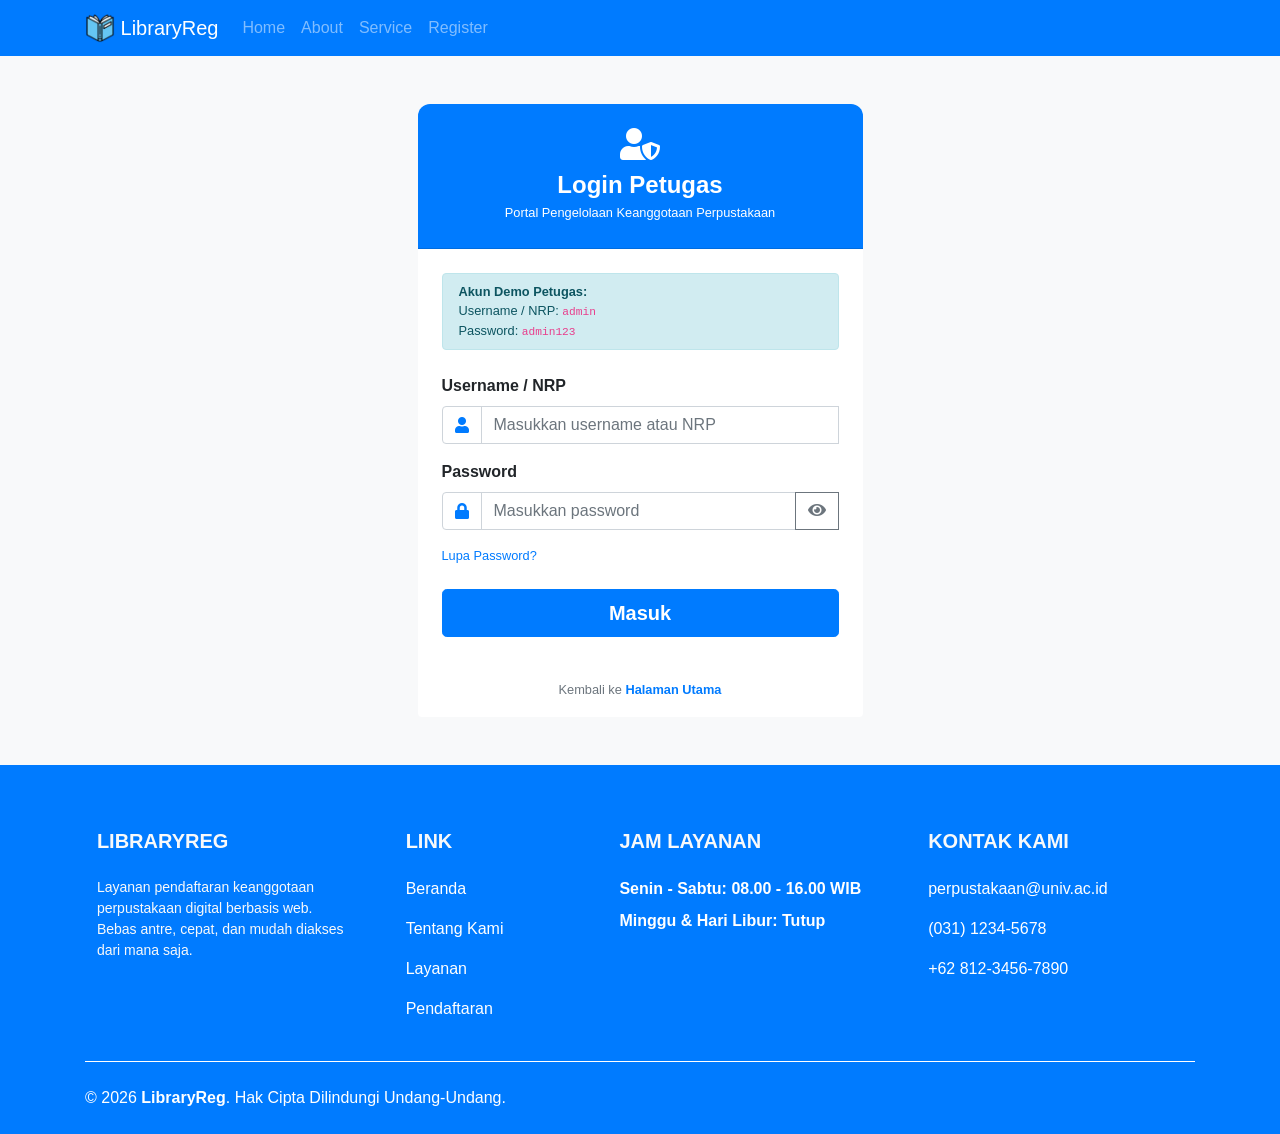
<file: ETS/login.html>
<!doctype html>
<html lang="en">
  <head>
    <meta charset="utf-8">
    <meta name="viewport" content="width=device-width, initial-scale=1, shrink-to-fit=no">

    <link rel="stylesheet" href="https://cdn.jsdelivr.net/npm/bootstrap@4.0.0/dist/css/bootstrap.min.css" integrity="sha384-Gn5384xqQ1aoWXA+058RXPxPg6fy4IWvTNh0E263XmFcJlSAwiGgFAW/dAiS6JXm" crossorigin="anonymous">
    <link rel="stylesheet" href="https://cdnjs.cloudflare.com/ajax/libs/font-awesome/5.15.4/css/all.min.css">

    <title>Login Petugas - LibraryReg</title>

    <style>
      body {
        min-height: 100vh;
        display: flex;
        flex-direction: column;
      }
      .main-wrapper {
        flex: 1;
        display: flex;
        align-items: center;
      }
      .card-login {
        border: none;
        border-radius: 12px;
      }
      .card-login .card-header {
        border-top-left-radius: 12px;
        border-top-right-radius: 12px;
      }
    </style>
  </head>
  <body class="bg-light">

    <nav class="navbar navbar-expand-lg navbar-dark bg-primary">
      <div class="container">
        <a class="navbar-brand" href="index.html">
          <img src="img/logo.png" width="30" height="30" class="d-inline-block align-top" alt="Logo">
          LibraryReg
        </a>
        <button class="navbar-toggler" type="button" data-toggle="collapse" data-target="#navbarSupportedContent" aria-controls="navbarSupportedContent" aria-expanded="false" aria-label="Toggle navigation">
          <span class="navbar-toggler-icon"></span>
        </button>

        <div class="collapse navbar-collapse" id="navbarSupportedContent">
          <ul class="navbar-nav mr-auto">
            <li class="nav-item">
              <a class="nav-link" href="index.html">Home</a>
            </li>
            <li class="nav-item">
              <a class="nav-link" href="#">About</a>
            </li>
            <li class="nav-item">
              <a class="nav-link" href="#">Service</a>
            </li>
            <li class="nav-item">
              <a class="nav-link" href="register.html">Register</a>
            </li>
          </ul>
        </div>
      </div>
    </nav>

    <div class="main-wrapper my-5">
      <div class="container">
        <div class="row justify-content-center">
          <div class="col-md-6 col-lg-5">
            
            <div class="card card-login shadow-lg">
              <div class="card-header bg-primary text-white text-center py-4">
                <div class="mb-2">
                  <i class="fas fa-user-shield fa-2x"></i>
                </div>
                <h4 class="font-weight-bold mb-0">Login Petugas</h4>
                <small class="text-white-50">Portal Pengelolaan Keanggotaan Perpustakaan</small>
              </div>

              <div class="card-body p-4">
                
                <div class="alert alert-info py-2 px-3 small mb-4" role="alert">
                  <strong>Akun Demo Petugas:</strong><br>
                  Username / NRP: <code>admin</code><br>
                  Password: <code>admin123</code>
                </div>

                <div id="alertContainer"></div>

                <form id="loginForm" novalidate>
                  
                  <div class="form-group mb-3">
                    <label for="username" class="font-weight-bold">Username / NRP</label>
                    <div class="input-group">
                      <div class="input-group-prepend">
                        <span class="input-group-text bg-white text-primary"><i class="fas fa-user"></i></span>
                      </div>
                      <input type="text" class="form-control" id="username" placeholder="Masukkan username atau NRP" required>
                      <div class="invalid-feedback">Username atau NRP wajib diisi.</div>
                    </div>
                  </div>

                  <div class="form-group mb-3">
                    <label for="password" class="font-weight-bold">Password</label>
                    <div class="input-group">
                      <div class="input-group-prepend">
                        <span class="input-group-text bg-white text-primary"><i class="fas fa-lock"></i></span>
                      </div>
                      <input type="password" class="form-control" id="password" placeholder="Masukkan password" required>
                      <div class="input-group-append">
                        <button class="btn btn-outline-secondary" type="button" id="togglePassword">
                          <i class="fas fa-eye" id="toggleIcon"></i>
                        </button>
                      </div>
                      <div class="invalid-feedback">Password wajib diisi.</div>
                    </div>
                  </div>

                  <div class="form-group d-flex justify-content-between align-items-center mb-4">
                    <a href="#" class="small text-primary" id="btnForgot">Lupa Password?</a>
                  </div>

                  <button type="submit" class="btn btn-primary btn-block btn-lg font-weight-bold shadow-sm">
                    Masuk
                  </button>

                </form>

              </div>
              <div class="card-footer bg-white text-center py-3 border-top-0 rounded-bottom">
                <small class="text-muted">Kembali ke <a href="index.html" class="text-primary font-weight-bold">Halaman Utama</a></small>
              </div>
            </div>

          </div>
        </div>
      </div>
    </div>

    <footer class="bg-primary text-white pt-5 pb-4">
      <div class="container text-center text-md-left">
        <div class="row text-center text-md-left">

          <div class="col-md-3 col-lg-3 col-xl-3 mx-auto mt-3">
            <h5 class="text-uppercase mb-4 font-weight-bold text-light">
              LibraryReg
            </h5>
            <p class="text-light" style="font-size: 14px;">
              Layanan pendaftaran keanggotaan perpustakaan digital berbasis web. Bebas antre, cepat, dan mudah diakses dari mana saja.
            </p>
          </div>

          <div class="col-md-2 col-lg-2 col-xl-2 mx-auto mt-3">
            <h5 class="text-uppercase mb-4 font-weight-bold text-light">Link</h5>
            <p><a href="index.html" class="text-white text-decoration-none">Beranda</a></p>
            <p><a href="#" class="text-white text-decoration-none">Tentang Kami</a></p>
            <p><a href="#" class="text-white text-decoration-none">Layanan</a></p>
            <p><a href="register.html" class="text-white text-decoration-none">Pendaftaran</a></p>
          </div>

          <div class="col-md-3 col-lg-3 col-xl-3 mx-auto mt-3">
            <h5 class="text-uppercase mb-4 font-weight-bold text-light">Jam Layanan</h5>
            <p class="mb-2"><strong>Senin - Sabtu: 08.00 - 16.00 WIB</strong></p>
            <p class="mb-0"><strong>Minggu & Hari Libur: Tutup</strong></p>
          </div>

          <div class="col-md-4 col-lg-3 col-xl-3 mx-auto mt-3">
            <h5 class="text-uppercase mb-4 font-weight-bold text-light">Kontak Kami</h5>
            <p>perpustakaan@univ.ac.id</p>
            <p>(031) 1234-5678</p>
            <p>+62 812-3456-7890</p>
          </div>

        </div>

        <hr class="my-4 border-white">

        <div class="row align-items-center">
          <div class="col-md-7 col-lg-8">
            <p class="text-center text-md-left mb-0 text-white-50">
              © 2026 <strong>LibraryReg</strong>. Hak Cipta Dilindungi Undang-Undang.
            </p>
          </div>
        </div>

      </div>
    </footer>

    <!-- LIBRARY JAVASCRIPT & BOOTSTRAP -->
    <script src="https://code.jquery.com/jquery-3.2.1.slim.min.js" integrity="sha384-KJ3o2DKtIkvYIK3UENzmM7KCkRr/rE9/Qpg6aAZGJwFDMVNA/GpGFF93hXpG5KkN" crossorigin="anonymous"></script>
    <script src="https://cdn.jsdelivr.net/npm/popper.js@1.12.9/dist/umd/popper.min.js" integrity="sha384-ApNbgh9B+Y1QKtv3Rn7W3mgPxhU9K/ScQsAP7hUibX39j7fakFPskvXusvfa0b4Q" crossorigin="anonymous"></script>
    <script src="https://cdn.jsdelivr.net/npm/bootstrap@4.0.0/dist/js/bootstrap.min.js" integrity="sha384-JZR6Spejh4U02d8jOt6vLEHfe/JQGiRRSQQxSfFWpi1MquVdAyjUar5+76PVCmYl" crossorigin="anonymous"></script>

    <!-- LOGIKA JAVASCRIPT UNTUK LOGIN & REDIRECT -->
    <script>
      document.addEventListener('DOMContentLoaded', function() {
        const loginForm = document.getElementById('loginForm');
        const alertContainer = document.getElementById('alertContainer');
        const togglePasswordBtn = document.getElementById('togglePassword');
        const toggleIcon = document.getElementById('toggleIcon');
        const passwordInput = document.getElementById('password');
        const btnForgot = document.getElementById('btnForgot');

        togglePasswordBtn.addEventListener('click', function() {
          if (passwordInput.type === 'password') {
            passwordInput.type = 'text';
            toggleIcon.classList.remove('fa-eye');
            toggleIcon.classList.add('fa-eye-slash');
          } else {
            passwordInput.type = 'password';
            toggleIcon.classList.remove('fa-eye-slash');
            toggleIcon.classList.add('fa-eye');
          }
        });

        btnForgot.addEventListener('click', function(e) {
          e.preventDefault();
          alert('Gunakan akun demo: Username "admin" dan Password "admin123"');
        });

        loginForm.addEventListener('submit', function(e) {
          e.preventDefault();
          alertContainer.innerHTML = '';

          const username = document.getElementById('username').value.trim();
          const password = passwordInput.value.trim();

          if (!loginForm.checkValidity()) {
            loginForm.classList.add('was-validated');
            return;
          }

          if (username === 'admin' && password === 'admin123') {
            sessionStorage.setItem('isLoggedIn', 'true');
            sessionStorage.setItem('adminUser', username);

            alertContainer.innerHTML = `
              <div class="alert alert-success" role="alert">
                <i class="fas fa-check-circle mr-2"></i>Login berhasil! Mengalihkan ke Halaman Pengelolaan...
              </div>
            `;

            setTimeout(function() {
              window.location.href = 'admin.html';
            }, 1000);

          } else {
            alertContainer.innerHTML = `
              <div class="alert alert-danger alert-dismissible fade show" role="alert">
                <i class="fas fa-exclamation-triangle mr-2"></i>Username atau Password salah!
                <button type="button" class="close" data-dismiss="alert" aria-label="Close">
                  <span aria-hidden="true">&times;</span>
                </button>
              </div>
            `;
          }
        });
      });
    </script>
  </body>
</html>
</file>
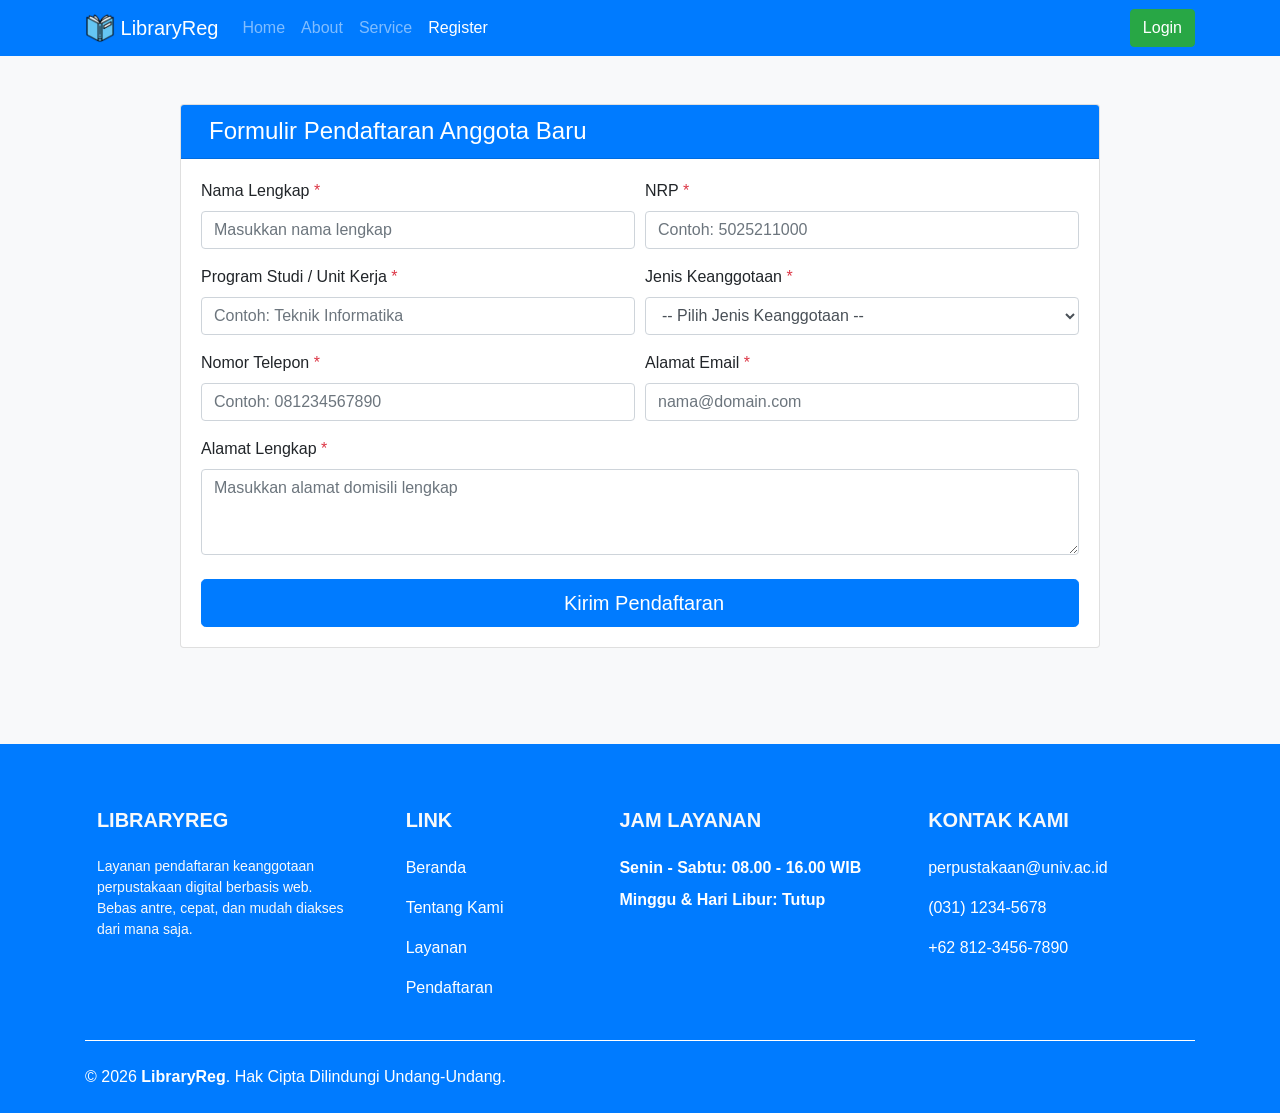
<file: ETS/register.html>
<!doctype html>
<html lang="en">
  <head>
    <meta charset="utf-8">
    <meta name="viewport" content="width=device-width, initial-scale=1, shrink-to-fit=no">

    <link rel="stylesheet" href="https://cdn.jsdelivr.net/npm/bootstrap@4.0.0/dist/css/bootstrap.min.css" integrity="sha384-Gn5384xqQ1aoWXA+058RXPxPg6fy4IWvTNh0E263XmFcJlSAwiGgFAW/dAiS6JXm" crossorigin="anonymous">

    <title>Pendaftaran - LibraryReg</title>
  </head>
  <body class="bg-light">

    <nav class="navbar navbar-expand-lg navbar-dark bg-primary">
      <div class="container">
        <a class="navbar-brand" href="index.html">
          <img src="img/logo.png" width="30" height="30" class="d-inline-block align-top" alt="Logo">
          LibraryReg
        </a>
        <button class="navbar-toggler" type="button" data-toggle="collapse" data-target="#navbarSupportedContent" aria-controls="navbarSupportedContent" aria-expanded="false" aria-label="Toggle navigation">
          <span class="navbar-toggler-icon"></span>
        </button>

        <div class="collapse navbar-collapse" id="navbarSupportedContent">
          <ul class="navbar-nav mr-auto">
            <li class="nav-item">
              <a class="nav-link" href="index.html">Home</a>
            </li>
            <li class="nav-item">
              <a class="nav-link" href="#">About</a>
            </li>
            <li class="nav-item">
              <a class="nav-link" href="#">Service</a>
            </li>
            <li class="nav-item active">
              <a class="nav-link" href="register.html">Register</a>
            </li>
          </ul>
          <form class="form-inline my-2 my-lg-0">
            <a href="login.html" class="btn btn-success">Login</a>
          </form>
        </div>
      </div>
    </nav>

    <div class="container my-5">
      <div class="row justify-content-center">
        <div class="col-md-10">
          
          <div class="card shadow-sm mb-5">
            <div class="card-header bg-primary text-white">
              <h4 class="mb-0"><i class="fas fa-user-plus mr-2"></i>Formulir Pendaftaran Anggota Baru</h4>
            </div>
            <div class="card-body">
              
              <div id="alertContainer"></div>

              <form id="registrationForm" novalidate>
                <div class="form-row">
                  <div class="form-group col-md-6">
                    <label for="nama">Nama Lengkap <span class="text-danger">*</span></label>
                    <input type="text" class="form-control" id="nama" placeholder="Masukkan nama lengkap" required>
                    <div class="invalid-feedback">Nama lengkap wajib diisi.</div>
                  </div>

                  <div class="form-group col-md-6">
                    <label for="nim">NRP <span class="text-danger">*</span></label>
                    <input type="text" class="form-control" id="nim" placeholder="Contoh: 5025211000" required>
                    <div class="invalid-feedback">NRP wajib diisi.</div>
                  </div>
                </div>

                <div class="form-row">
                  <div class="form-group col-md-6">
                    <label for="prodi">Program Studi / Unit Kerja <span class="text-danger">*</span></label>
                    <input type="text" class="form-control" id="prodi" placeholder="Contoh: Teknik Informatika" required>
                    <div class="invalid-feedback">Silakan isi program studi.</div>
                  </div>

                  <div class="form-group col-md-6">
                    <label for="jenisKeanggotaan">Jenis Keanggotaan <span class="text-danger">*</span></label>
                    <select class="form-control" id="jenisKeanggotaan" required>
                      <option value="">-- Pilih Jenis Keanggotaan --</option>
                      <option value="Mahasiswa">Mahasiswa</option>
                      <option value="Dosen">Dosen</option>
                      <option value="Tenaga Kependidikan">Tenaga Kependidikan</option>
                    </select>
                    <div class="invalid-feedback">Silakan pilih jenis keanggotaan.</div>
                  </div>
                </div>

                <div class="form-row">
                  <div class="form-group col-md-6">
                    <label for="telepon">Nomor Telepon <span class="text-danger">*</span></label>
                    <input type="tel" class="form-control" id="telepon" placeholder="Contoh: 081234567890" required>
                    <div class="invalid-feedback">Nomor telepon wajib diisi.</div>
                  </div>

                  <div class="form-group col-md-6">
                    <label for="email">Alamat Email <span class="text-danger">*</span></label>
                    <input type="email" class="form-control" id="email" placeholder="nama@domain.com" required>
                    <div class="invalid-feedback">Masukkan format email yang valid.</div>
                  </div>
                </div>

                <div class="form-group">
                  <label for="alamat">Alamat Lengkap <span class="text-danger">*</span></label>
                  <textarea class="form-control" id="alamat" rows="3" placeholder="Masukkan alamat domisili lengkap" required></textarea>
                  <div class="invalid-feedback">Alamat lengkap wajib diisi.</div>
                </div>

                <button type="submit" class="btn btn-primary btn-block btn-lg mt-4">
                  <i class="fas fa-paper-plane mr-2"></i>Kirim Pendaftaran
                </button>
              </form>

            </div>
          </div>
        </div>
      </div>
    </div>

    <footer class="bg-primary text-white pt-5 pb-4 mt-5">
      <div class="container text-center text-md-left">
        <div class="row text-center text-md-left">

          <div class="col-md-3 col-lg-3 col-xl-3 mx-auto mt-3">
            <h5 class="text-uppercase mb-4 font-weight-bold text-light">
              LibraryReg
            </h5>
            <p class="text-light" style="font-size: 14px;">
              Layanan pendaftaran keanggotaan perpustakaan digital berbasis web. Bebas antre, cepat, dan mudah diakses dari mana saja.
            </p>
          </div>

          <div class="col-md-2 col-lg-2 col-xl-2 mx-auto mt-3">
            <h5 class="text-uppercase mb-4 font-weight-bold text-light">Link</h5>
            <p><a href="index.html" class="text-white text-decoration-none">Beranda</a></p>
            <p><a href="#" class="text-white text-decoration-none">Tentang Kami</a></p>
            <p><a href="#" class="text-white text-decoration-none">Layanan</a></p>
            <p><a href="register.html" class="text-white text-decoration-none">Pendaftaran</a></p>
          </div>

          <div class="col-md-3 col-lg-3 col-xl-3 mx-auto mt-3">
            <h5 class="text-uppercase mb-4 font-weight-bold text-light">Jam Layanan</h5>
            <p class="mb-2"><strong>Senin - Sabtu: 08.00 - 16.00 WIB</strong></p>
            <p class="mb-0"><strong>Minggu & Hari Libur: Tutup</strong></p>
          </div>

          <div class="col-md-4 col-lg-3 col-xl-3 mx-auto mt-3">
            <h5 class="text-uppercase mb-4 font-weight-bold text-light">Kontak Kami</h5>
            <p>perpustakaan@univ.ac.id</p>
            <p></i>(031) 1234-5678</p>
            <p></i>+62 812-3456-7890</p>
          </div>

        </div>

        <hr class="my-4 border-white">

        <div class="row align-items-center">
          <div class="col-md-7 col-lg-8">
            <p class="text-center text-md-left mb-0 text-white-50">
              © 2026 <strong>LibraryReg</strong>. Hak Cipta Dilindungi Undang-Undang.
            </p>
          </div>
        </div>

      </div>
    </footer>

  </body>
</html>
</file>
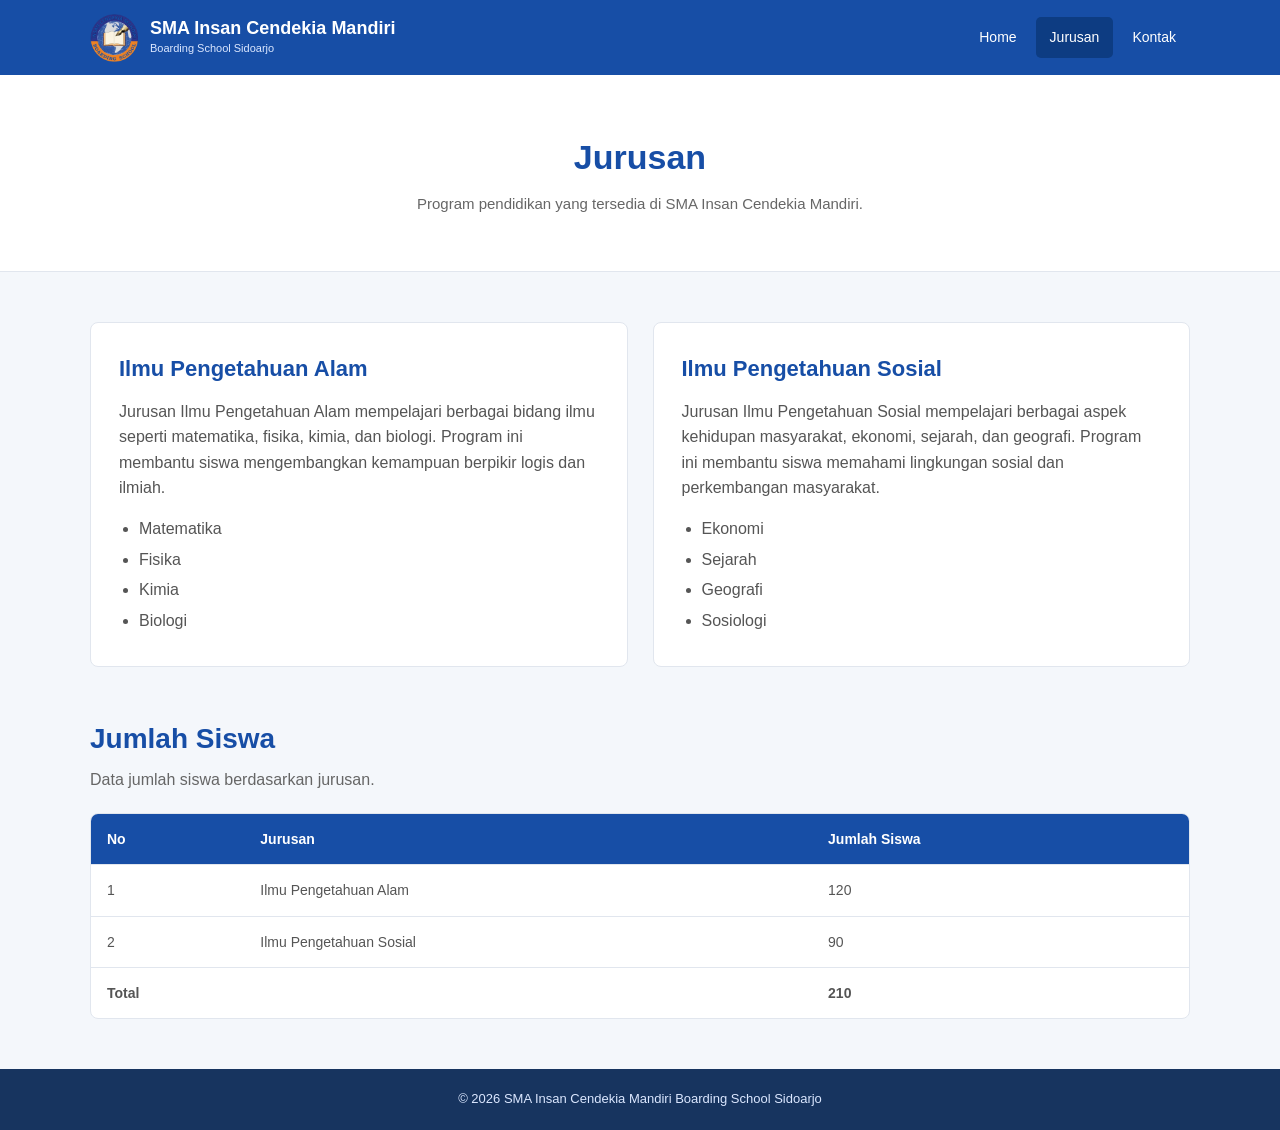
<file: Tugas-2/jurusan.html>
<!DOCTYPE html>
<html lang="id">
<head>
    <meta charset="UTF-8">
    <meta name="viewport" content="width=device-width, initial-scale=1.0">
    <title>Jurusan - SMA Insan Cendekia Mandiri</title>
    <link rel="stylesheet" href="style.css">
</head>

<body>

    <header>
        <div class="header-container">

            <a href="index.html" class="logo">
                <img src="assets/logo.png" alt="Logo Sekolah">
                <div>
                    <h1>SMA Insan Cendekia Mandiri</h1>
                    <span>Boarding School Sidoarjo</span>
                </div>
            </a>

            <nav>
                <a href="index.html">Home</a>
                <a href="jurusan.html" class="active">Jurusan</a>
                <a href="kontak.html">Kontak</a>
            </nav>

        </div>
    </header>

    <main>

        <section class="page-title">
            <h2>Jurusan</h2>
            <p>Program pendidikan yang tersedia di SMA Insan Cendekia Mandiri.</p>
        </section>

        <section class="content">

            <div class="jurusan-list">

                <div class="jurusan-card">
                    <h2>Ilmu Pengetahuan Alam</h2>
                    <p>
                        Jurusan Ilmu Pengetahuan Alam mempelajari berbagai
                        bidang ilmu seperti matematika, fisika, kimia, dan biologi.
                        Program ini membantu siswa mengembangkan kemampuan
                        berpikir logis dan ilmiah.
                    </p>

                    <ul>
                        <li>Matematika</li>
                        <li>Fisika</li>
                        <li>Kimia</li>
                        <li>Biologi</li>
                    </ul>
                </div>

                <div class="jurusan-card">
                    <h2>Ilmu Pengetahuan Sosial</h2>
                    <p>
                        Jurusan Ilmu Pengetahuan Sosial mempelajari berbagai
                        aspek kehidupan masyarakat, ekonomi, sejarah, dan geografi.
                        Program ini membantu siswa memahami lingkungan sosial
                        dan perkembangan masyarakat.
                    </p>

                    <ul>
                        <li>Ekonomi</li>
                        <li>Sejarah</li>
                        <li>Geografi</li>
                        <li>Sosiologi</li>
                    </ul>
                </div>

            </div>

        </section>

        <section class="content">

            <div class="section-title">
                <h2>Jumlah Siswa</h2>
                <p>Data jumlah siswa berdasarkan jurusan.</p>
            </div>

            <div class="table-wrapper">

                <table>

                    <thead>
                        <tr>
                            <th>No</th>
                            <th>Jurusan</th>
                            <th>Jumlah Siswa</th>
                        </tr>
                    </thead>

                    <tbody>
                        <tr>
                            <td>1</td>
                            <td>Ilmu Pengetahuan Alam</td>
                            <td>120</td>
                        </tr>

                        <tr>
                            <td>2</td>
                            <td>Ilmu Pengetahuan Sosial</td>
                            <td>90</td>
                        </tr>

                        <tr>
                            <td colspan="2"><strong>Total</strong></td>
                            <td><strong>210</strong></td>
                        </tr>
                    </tbody>

                </table>

            </div>

        </section>

    </main>

    <footer>
        <p>
            &copy; 2026 SMA Insan Cendekia Mandiri Boarding School Sidoarjo
        </p>
    </footer>

</body>
</html>
</file>
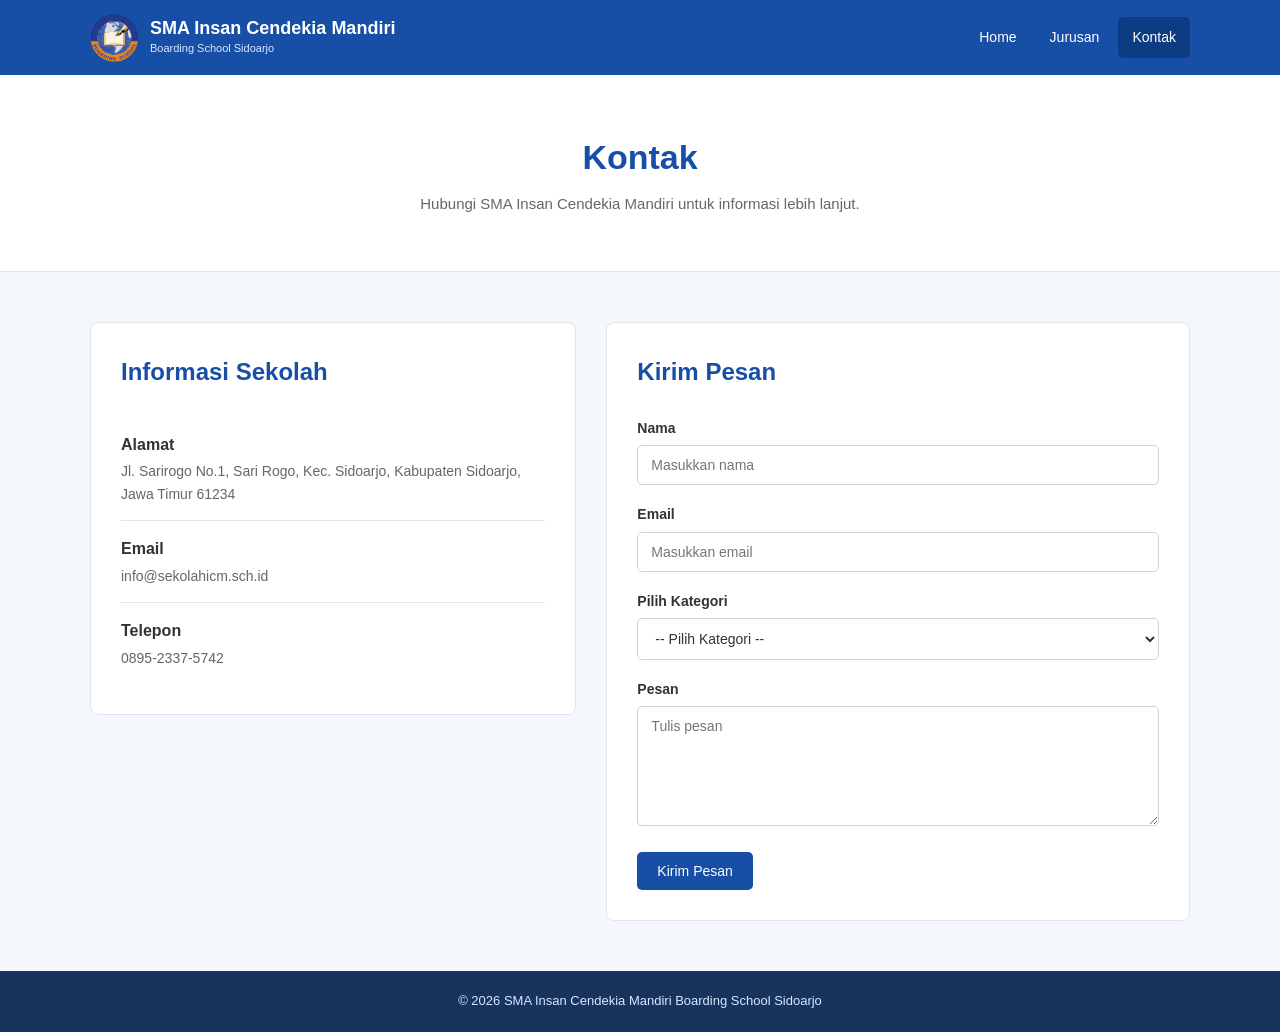
<file: Tugas-2/kontak.html>
<!DOCTYPE html>
<html lang="id">
<head>
    <meta charset="UTF-8">
    <meta name="viewport" content="width=device-width, initial-scale=1.0">
    <title>Kontak - SMA Insan Cendekia Mandiri</title>
    <link rel="stylesheet" href="style.css">
</head>

<body>

    <header>
        <div class="header-container">

            <a href="index.html" class="logo">
                <img src="assets/logo.png" alt="Logo Sekolah">
                <div>
                    <h1>SMA Insan Cendekia Mandiri</h1>
                    <span>Boarding School Sidoarjo</span>
                </div>
            </a>

            <nav>
                <a href="index.html">Home</a>
                <a href="jurusan.html">Jurusan</a>
                <a href="kontak.html" class="active">Kontak</a>
            </nav>

        </div>
    </header>

    <main>

        <section class="page-title">
            <h2>Kontak</h2>
            <p>Hubungi SMA Insan Cendekia Mandiri untuk informasi lebih lanjut.</p>
        </section>

        <section class="content contact-section">

            <div class="contact-info">

                <h2>Informasi Sekolah</h2>

                <div class="info-item">
                    <h3>Alamat</h3>
                    <p>
                        Jl. Sarirogo No.1, Sari Rogo, Kec. Sidoarjo, Kabupaten Sidoarjo, Jawa Timur 61234
                    </p>
                </div>

                <div class="info-item">
                    <h3>Email</h3>
                    <p>
                        info@sekolahicm.sch.id
                    </p>
                </div>

                <div class="info-item">
                    <h3>Telepon</h3>
                    <p>
                        0895-2337-5742
                    </p>
                </div>

            </div>

            <div class="contact-form">

                <h2>Kirim Pesan</h2>

                <form>

                    <div class="form-group">
                        <label for="nama">Nama</label>
                        <input
                            type="text"
                            id="nama"
                            name="nama"
                            placeholder="Masukkan nama"
                            required
                        >
                    </div>

                    <div class="form-group">
                        <label for="email">Email</label>
                        <input
                            type="email"
                            id="email"
                            name="email"
                            placeholder="Masukkan email"
                            required
                        >
                    </div>

                    

                    <div class="form-group">
                        <label for="kategori">Pilih Kategori</label>

                        <select id="kategori" name="kategori">
                            <option value="">-- Pilih Kategori --</option>
                            <option value="saran">Saran</option>
                            <option value="kritik">Kritik</option>
                            <option value="lainnya">Lainnya</option>
                        </select>
                    </div>
                    

                    <div class="form-group">
                        <label for="pesan">Pesan</label>
                        <textarea
                            id="pesan"
                            name="pesan"
                            rows="6"
                            placeholder="Tulis pesan"
                            required
                        ></textarea>
                    </div>

                    <button type="submit">
                        Kirim Pesan
                    </button>

                </form>

            </div>

        </section>

    </main>

    <footer>
        <p>
            &copy; 2026 SMA Insan Cendekia Mandiri Boarding School Sidoarjo
        </p>
    </footer>

</body>
</html>
</file>
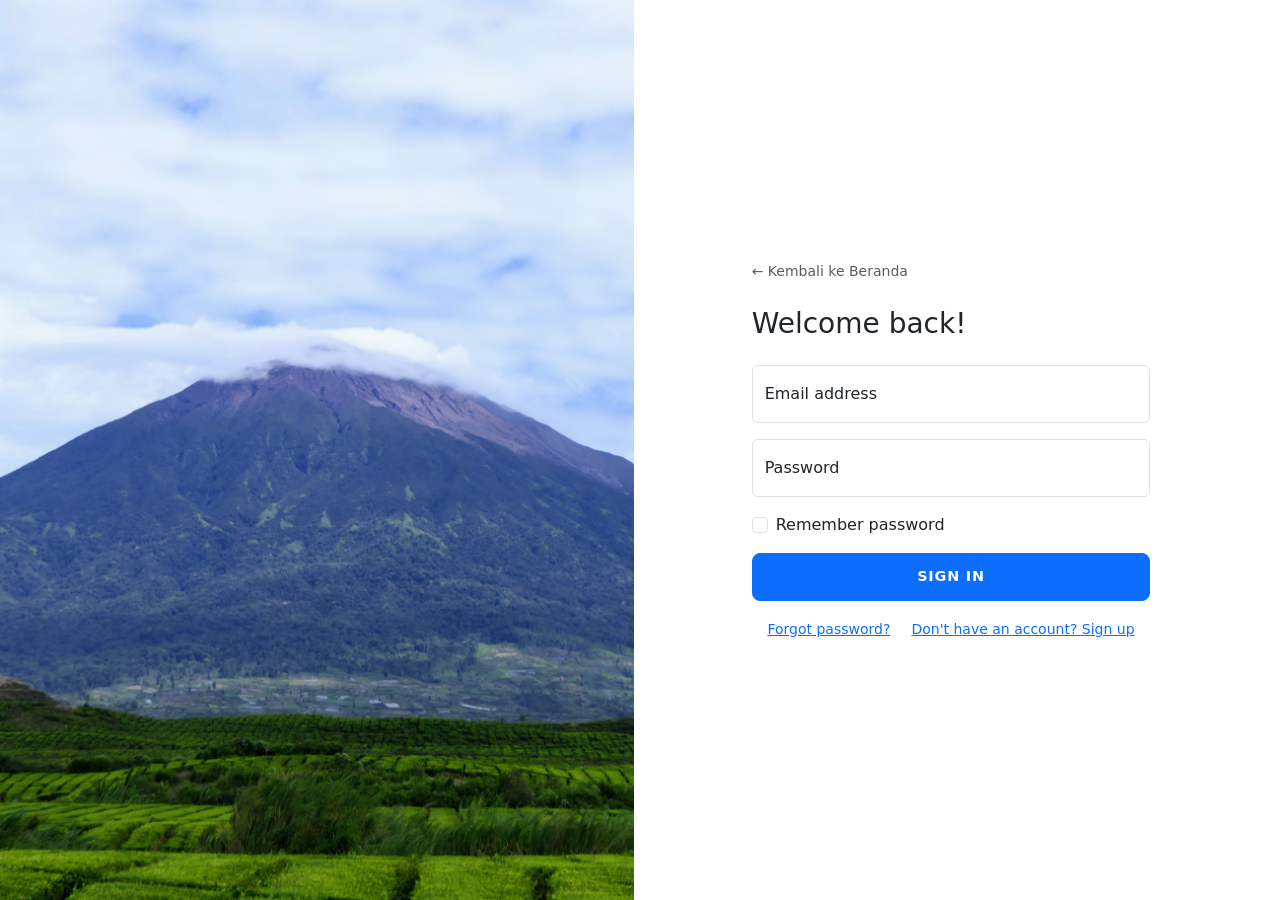
<file: Tugas-6/login.html>
<!DOCTYPE html>
<html lang="en">
<head>
    <meta charset="UTF-8">
    <meta name="viewport" content="width=device-width, initial-scale=1.0">
    <title>Login</title>
    <link href="https://cdn.jsdelivr.net/npm/bootstrap@5.3.3/dist/css/bootstrap.min.css" rel="stylesheet">
    <style>
        .login {
            min-height: 100vh;
        }

        .bg-image {
            background-image: url('mount.jpg');
            background-size: cover;
            background-position: center;
        }

        .login-heading {
            font-weight: 300;
        }

        .btn-login {
            font-size: 0.9rem;
            letter-spacing: 0.05rem;
            padding: 0.75rem 1rem;
        }
    </style>
</head>
<body>
    <div class="container-fluid ps-md-0">
        <div class="row g-0">
            <div class="d-none d-md-flex col-md-4 col-lg-6 bg-image"></div>
            <div class="col-md-8 col-lg-6">
                <div class="login d-flex align-items-center py-5">
                    <div class="container">
                        <div class="row">
                            <div class="col-md-9 col-lg-8 mx-auto">
                                
                                <!-- Tombol Kembali (Atas) -->
                                <div class="mb-4">
                                    <a href="index.html" class="text-decoration-none text-muted small">
                                        &larr; Kembali ke Beranda
                                    </a>
                                </div>

                                <h3 class="login-heading mb-4">Welcome back!</h3>

                                <!-- Sign In Form -->
                                <form>
                                    <div class="form-floating mb-3">
                                        <input type="email" class="form-control" id="floatingInput" placeholder="name@example.com" required>
                                        <label for="floatingInput">Email address</label>
                                    </div>
                                    <div class="form-floating mb-3">
                                        <input type="password" class="form-control" id="floatingPassword" placeholder="Password" required>
                                        <label for="floatingPassword">Password</label>
                                    </div>

                                    <div class="form-check mb-3">
                                        <input class="form-check-input" type="checkbox" value="" id="rememberPasswordCheck">
                                        <label class="form-check-label" for="rememberPasswordCheck">
                                            Remember password
                                        </label>
                                    </div>

                                    <div class="d-grid gap-2">
                                        <button class="btn btn-lg btn-primary btn-login text-uppercase fw-bold mb-2" type="submit">Sign in</button>
                                        
                                        <div class="text-center">
                                            <a class="small me-3" href="#">Forgot password?</a>
                                            <a class="small" href="register.html">Don't have an account? Sign up</a>
                                        </div>
                                    </div>

                                </form>
                            </div>
                        </div>
                    </div>
                </div>
            </div>
        </div>
    </div>
</body>
</html>
</file>
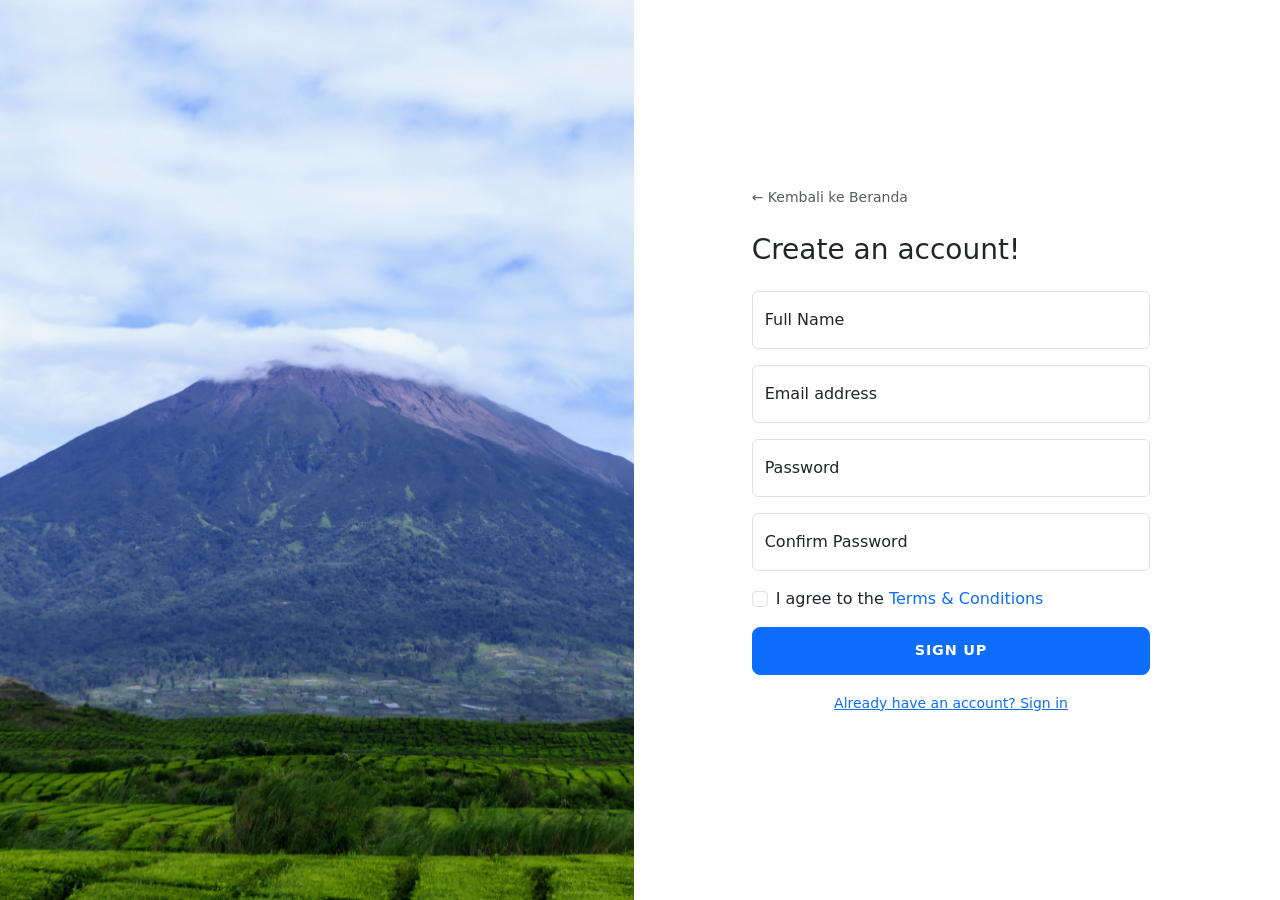
<file: Tugas-6/register.html>
<!DOCTYPE html>
<html lang="en">
<head>
    <meta charset="UTF-8">
    <meta name="viewport" content="width=device-width, initial-scale=1.0">
    <title>Register</title>
    <link href="https://cdn.jsdelivr.net/npm/bootstrap@5.3.3/dist/css/bootstrap.min.css" rel="stylesheet">
    <style>
        .register {
            min-height: 100vh;
        }

        .bg-image {
            background-image: url('mount.jpg');
            background-size: cover;
            background-position: center;
        }

        .register-heading {
            font-weight: 300;
        }

        .btn-register {
            font-size: 0.9rem;
            letter-spacing: 0.05rem;
            padding: 0.75rem 1rem;
        }
    </style>
</head>
<body>
    <div class="container-fluid ps-md-0">
        <div class="row g-0">
            <div class="d-none d-md-flex col-md-4 col-lg-6 bg-image"></div>
            <div class="col-md-8 col-lg-6">
                <div class="register d-flex align-items-center py-5">
                    <div class="container">
                        <div class="row">
                            <div class="col-md-9 col-lg-8 mx-auto">
                                
                                <!-- Tombol Kembali (Atas) -->
                                <div class="mb-4">
                                    <a href="index.html" class="text-decoration-none text-muted small">
                                        &larr; Kembali ke Beranda
                                    </a>
                                </div>

                                <h3 class="register-heading mb-4">Create an account!</h3>

                                <!-- Sign Up Form -->
                                <form>
                                    <div class="form-floating mb-3">
                                        <input type="text" class="form-control" id="floatingName" placeholder="Full Name" required>
                                        <label for="floatingName">Full Name</label>
                                    </div>

                                    <div class="form-floating mb-3">
                                        <input type="email" class="form-control" id="floatingInput" placeholder="name@example.com" required>
                                        <label for="floatingInput">Email address</label>
                                    </div>

                                    <div class="form-floating mb-3">
                                        <input type="password" class="form-control" id="floatingPassword" placeholder="Password" required>
                                        <label for="floatingPassword">Password</label>
                                    </div>

                                    <div class="form-floating mb-3">
                                        <input type="password" class="form-control" id="floatingConfirmPassword" placeholder="Confirm Password" required>
                                        <label for="floatingConfirmPassword">Confirm Password</label>
                                    </div>

                                    <div class="form-check mb-3">
                                        <input class="form-check-input" type="checkbox" value="" id="termsCheck" required>
                                        <label class="form-check-label" for="termsCheck">
                                            I agree to the <a href="#" class="text-decoration-none">Terms & Conditions</a>
                                        </label>
                                    </div>

                                    <div class="d-grid gap-2">
                                        <button class="btn btn-lg btn-primary btn-register text-uppercase fw-bold mb-2" type="submit">Sign up</button>
                                        
                                        <div class="text-center">
                                            <a class="small" href="login.html">Already have an account? Sign in</a>
                                        </div>
                                    </div>

                                </form>
                            </div>
                        </div>
                    </div>
                </div>
            </div>
        </div>
    </div>
</body>
</html>
</file>
<file: Tugas-1/style.css>
body {
	margin: 0;
	font-family: Arial, sans-serif;
	background: white;
}
.navbar{
	background: #012d48;
	margin: 0;
	padding: 20px 30px;
}
 
.logo{
	font-size: 14pt;
	font-weight: bold;
	text-decoration: none;
	color: white;
}
 
.container{
	display: flex;
	justify-content: space-between;
	align-items: center;
}
 
.tombol{
	display: none;
	color: white;
	font-size: 14pt;			
}
 
.tombol:hover{
	cursor: pointer;
}
 
.menu{
	margin: 0;
	display: flex;
	list-style: none;
	padding: 0;			
}
 
.menu li{
	padding-left: 0;
	margin-right: 10px;
}
 
.menu li a{
	padding:10px;
	color: white;
	text-decoration: none;
	display: inline-block;
}

.title {
    margin-left: 0;
    font-size: 50px;
    margin-bottom: 0;
}

.normaltext {
    margin-left: 0;
    font-size: 20px;
    margin-top: 5px;
}

.desc {
    margin-left: 0;
    font-size: 30px;
    margin-bottom: 0;
}

.about-container {
    display: flex;
    justify-content: space-between;
    gap: 50px;
    padding: 20px 50px;
}

.footer {
    background: #012d48;
    color: white;
    text-align: center;
    padding: 30px 20px;
    margin-top: 50px;
}

.social-media {
    display: flex;
    justify-content: center;
    gap: 20px;
    margin-bottom: 15px;
}

.social-media img {
    width: 35px;
    height: 35px;
    object-fit: contain;
}

.footer p {
    margin: 0;
    font-size: 14px;
}

.about {
    width: 55%;
}

.right-content {
    width: 40%;
}

.ig-logo {
    width: 65px;
    height: 65px;
    object-fit: contain;
}

.about-image{
    width: 320px;
    height: 180px;
    object-fit: contain;
}
</file>
<file: Tugas-2/style.css>
* {
    margin: 0;
    padding: 0;
    box-sizing: border-box;
}

body {
    font-family: Arial, Helvetica, sans-serif;
    background-color: #f4f7fb;
    color: #333;
    line-height: 1.6;
}

a {
    text-decoration: none;
}

header {
    background-color: #174ea6;
    color: white;
}

.header-container {
    width: 90%;
    max-width: 1100px;
    margin: auto;
    min-height: 75px;
    display: flex;
    align-items: center;
    justify-content: space-between;
    gap: 20px;
}

.logo {
    display: flex;
    align-items: center;
    gap: 12px;
    color: white;
}

.logo img {
    width: 48px;
    height: 48px;
    object-fit: contain;
}

.logo h1 {
    font-size: 18px;
    line-height: 1.2;
}

.logo span {
    display: block;
    font-size: 11px;
    color: #dbe7ff;
}

nav {
    display: flex;
    gap: 5px;
}

nav a {
    color: white;
    padding: 9px 14px;
    border-radius: 5px;
    font-size: 14px;
}

nav a:hover,
nav a.active {
    background-color: #0d3c82;
}

main {
    min-height: calc(100vh - 140px);
}

.hero-school {
    width: 100%;
    background-color: white;
}

.hero-school > img {
    display: block;
    width: 100%;
    height: 600px;
    object-fit: cover;
    object-position: center;
}

.hero-text {
    width: 90%;
    max-width: 1100px;
    margin: 0 auto;
    padding: 40px 0;
    color: #333;
}

.hero-text h2 {
    color: #174ea6;
    font-size: 36px;
    line-height: 1.2;
    margin-bottom: 5px;
}

.hero-text > ul {
    max-width: 850px;
    padding-left: 20px;
}

.hero-text > ul > p {
    margin-left: -20px;
}

.hero-text > ul > p:first-of-type {
    color: #666;
    font-size: 18px;
    margin-bottom: 15px;
}

.hero-text > ul > li {
    margin-bottom: 5px;
}

.hero-description {
    color: #555;
    max-width: 850px;
    margin-bottom: 15px;
}

.button {
    display: inline-block;
    background-color: #174ea6;
    color: white;
    padding: 10px 18px;
    border-radius: 5px;
    font-size: 14px;
}

.button:hover {
    background-color: #0d3c82;
}

.page-title {
    background-color: white;
    text-align: center;
    padding: 55px 20px;
    border-bottom: 1px solid #e1e6ee;
}

.page-title h2 {
    color: #174ea6;
    font-size: 34px;
    margin-bottom: 8px;
}

.page-title p {
    color: #666;
    font-size: 15px;
}

.content {
    width: 90%;
    max-width: 1100px;
    margin: 50px auto;
}

.section-title {
    margin-bottom: 20px;
}

.section-title h2 {
    color: #174ea6;
    font-size: 28px;
    margin-bottom: 5px;
}

.section-title p {
    color: #666;
}

.welcome {
    display: grid;
    grid-template-columns: 1fr 1.2fr;
    gap: 35px;
    align-items: center;
}

.welcome-image img {
    width: 100%;
    height: 650px;
    object-fit: cover;
    border-radius: 7px;
}

.welcome-text p {
    color: #555;
    margin-bottom: 15px;
}

.vision-mission {
    display: grid;
    grid-template-columns: 1fr 1fr;
    gap: 25px;
}

.vision,
.mission {
    background-color: white;
    border: 1px solid #e1e6ee;
    border-radius: 8px;
    padding: 28px;
}

.vision {
    background-color: #174ea6;
    color: white;
}

.vision h2,
.mission h2 {
    margin-bottom: 12px;
}

.vision p {
    color: #e0ebff;
}

.mission h2 {
    color: #174ea6;
}

.mission ol {
    padding-left: 20px;
    color: #555;
}

.mission li {
    margin-bottom: 7px;
}

.achievement-list {
    display: grid;
    grid-template-columns: repeat(3, 1fr);
    gap: 25px;
}

.achievement {
    background-color: white;
    border: 1px solid #e1e6ee;
    border-radius: 8px;
    overflow: hidden;
}

.achievement img {
    width: 100%;
    height: 300px;
    object-fit: cover;
    object-position: 50% 30%;
}

.achievement h3 {
    color: #174ea6;
    font-size: 18px;
    margin: 18px 20px 5px;
}

.achievement p {
    color: #666;
    font-size: 14px;
    margin: 0 20px 20px;
}

.jurusan-list {
    display: grid;
    grid-template-columns: 1fr 1fr;
    gap: 25px;
}

.jurusan-card {
    background-color: white;
    padding: 28px;
    border: 1px solid #e1e6ee;
    border-radius: 8px;
}

.jurusan-card h2 {
    color: #174ea6;
    font-size: 22px;
    margin-bottom: 12px;
}

.jurusan-card p {
    color: #555;
    margin-bottom: 15px;
}

.jurusan-card ul {
    padding-left: 20px;
    color: #555;
}

.jurusan-card li {
    margin-bottom: 5px;
}

.table-wrapper {
    background-color: white;
    border: 1px solid #e1e6ee;
    border-radius: 8px;
    overflow-x: auto;
}

table {
    width: 100%;
    border-collapse: collapse;
    min-width: 550px;
}

th,
td {
    padding: 14px 16px;
    border-bottom: 1px solid #e1e6ee;
    text-align: left;
}

th {
    background-color: #174ea6;
    color: white;
    font-size: 14px;
}

td {
    color: #555;
    font-size: 14px;
}

tr:last-child td {
    border-bottom: none;
}

tbody tr:hover {
    background-color: #f5f8fd;
}

.contact-section {
    display: grid;
    grid-template-columns: 1fr 1.2fr;
    gap: 30px;
    align-items: start;
}

.contact-info,
.contact-form {
    background-color: white;
    padding: 30px;
    border: 1px solid #e1e6ee;
    border-radius: 8px;
}

.contact-info h2,
.contact-form h2 {
    color: #174ea6;
    font-size: 24px;
    margin-bottom: 25px;
}

.info-item {
    padding: 15px 0;
    border-bottom: 1px solid #e1e6ee;
}

.info-item:last-child {
    border-bottom: none;
}

.info-item h3 {
    color: #333;
    font-size: 16px;
    margin-bottom: 3px;
}

.info-item p {
    color: #666;
    font-size: 14px;
}

.form-group {
    margin-bottom: 18px;
}

.form-group label {
    display: block;
    color: #333;
    font-size: 14px;
    font-weight: bold;
    margin-bottom: 6px;
}

.form-group input,
.form-group textarea,
.form-group select {
    width: 100%;
    padding: 11px 13px;
    border: 1px solid #ccd4df;
    border-radius: 5px;
    font-family: Arial, Helvetica, sans-serif;
    font-size: 14px;
    background-color: white;
    color: #333;
}

.form-group input:focus,
.form-group textarea:focus,
.form-group select:focus {
    outline: none;
    border-color: #174ea6;
}

.form-group textarea {
    resize: vertical;
}

.form-group select {
    cursor: pointer;
}

button {
    background-color: #174ea6;
    color: white;
    border: none;
    padding: 11px 20px;
    border-radius: 5px;
    font-size: 14px;
    cursor: pointer;
}

button:hover {
    background-color: #0d3c82;
}

footer {
    background-color: #17345f;
    color: #dbe7ff;
    text-align: center;
    padding: 20px;
    font-size: 13px;
}

@media (max-width: 750px) {

    .header-container {
        flex-direction: column;
        padding: 15px 0;
    }

    nav {
        width: 100%;
        justify-content: center;
    }

    .hero-school > img {
        height: 350px;
    }

    .hero-text {
        width: 90%;
        padding: 30px 0;
    }

    .hero-text h2 {
        font-size: 30px;
    }

    .hero-text > ul > p:first-of-type {
        font-size: 17px;
    }

    .hero-description {
        font-size: 14px;
    }

    .welcome {
        grid-template-columns: 1fr;
    }

    .vision-mission {
        grid-template-columns: 1fr;
    }

    .achievement-list {
        grid-template-columns: 1fr;
    }

    .jurusan-list {
        grid-template-columns: 1fr;
    }

    .contact-section {
        grid-template-columns: 1fr;
    }
}

@media (max-width: 500px) {

    .logo h1 {
        font-size: 15px;
    }

    .logo span {
        font-size: 9px;
    }

    nav a {
        padding: 8px 10px;
        font-size: 12px;
    }

    .hero-school > img {
        height: 280px;
    }

    .hero-text {
        width: 85%;
        padding: 25px 0;
    }

    .hero-text h2 {
        font-size: 26px;
    }

    .hero-text > ul {
        padding-left: 18px;
    }

    .page-title {
        padding: 40px 15px;
    }

    .page-title h2 {
        font-size: 28px;
    }

    .content {
        width: 92%;
        margin: 35px auto;
    }

    .jurusan-card,
    .contact-info,
    .contact-form {
        padding: 22px;
    }
}
</file>
